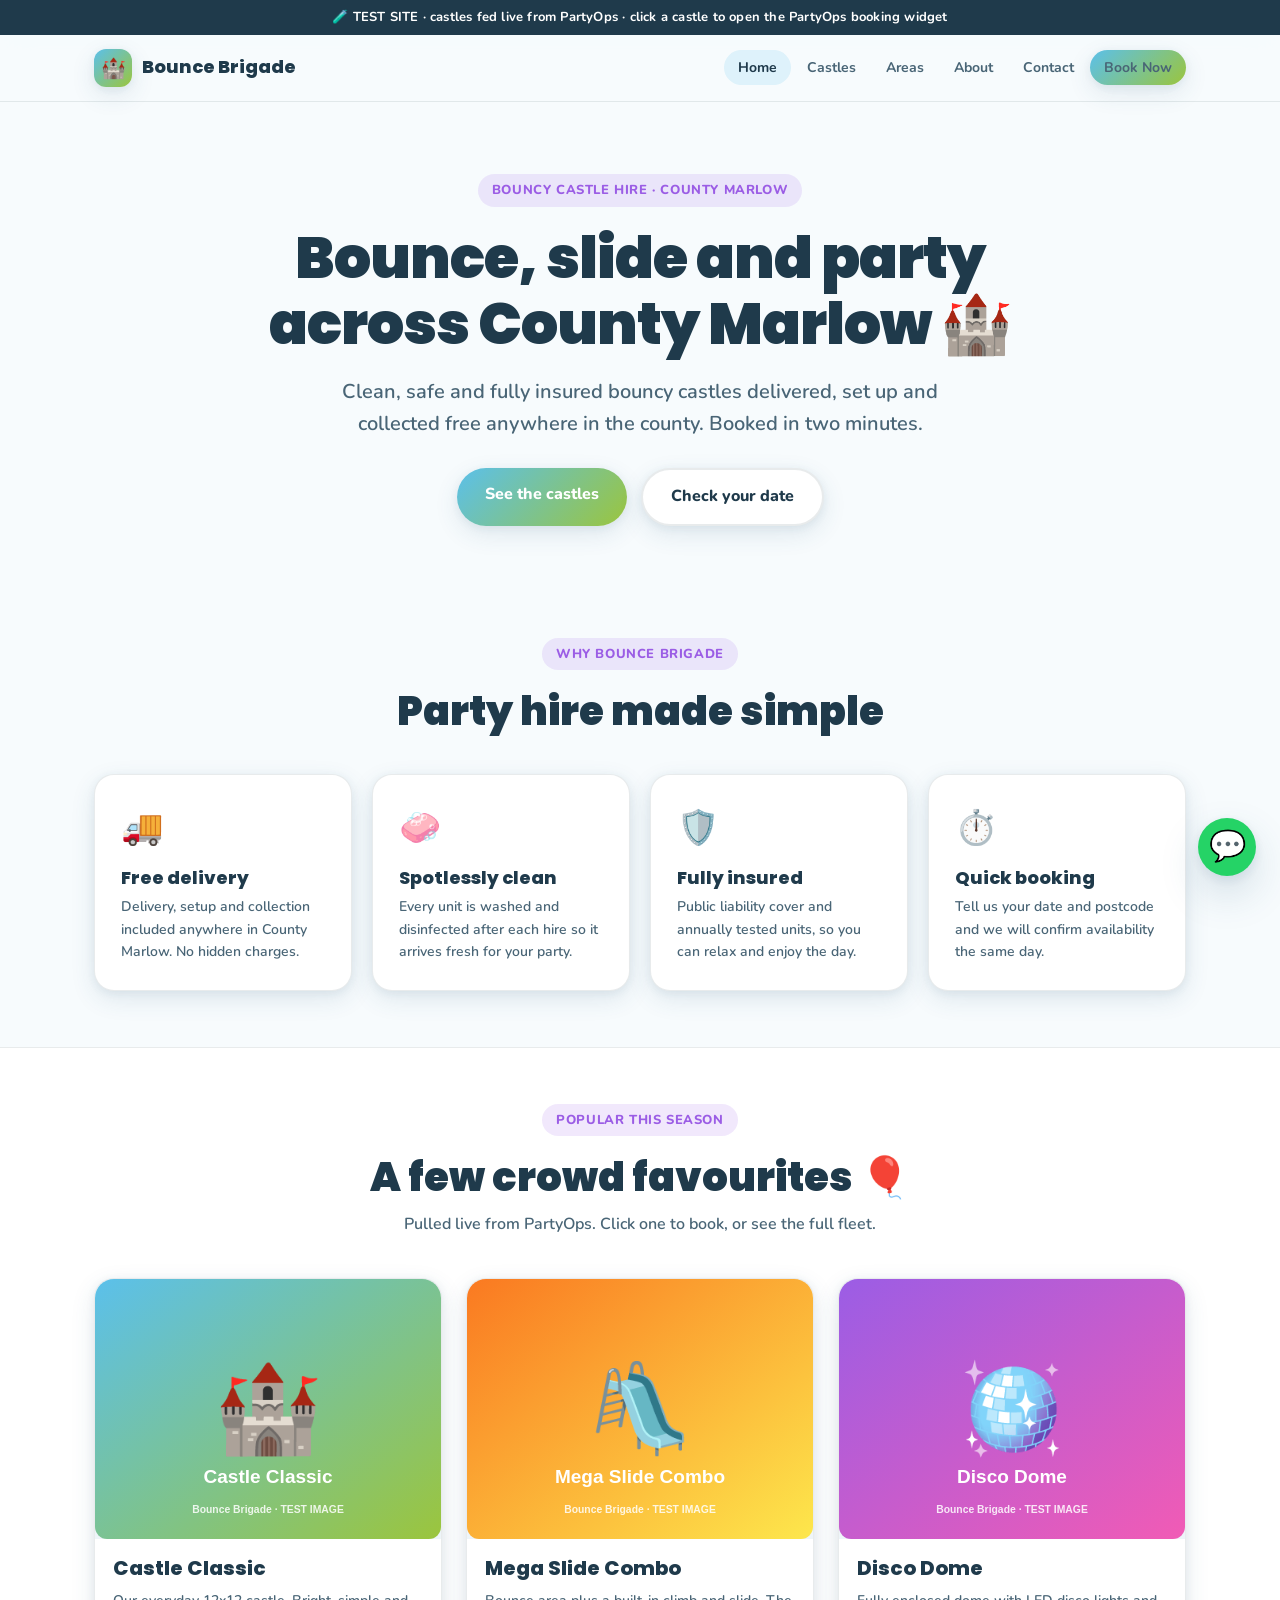
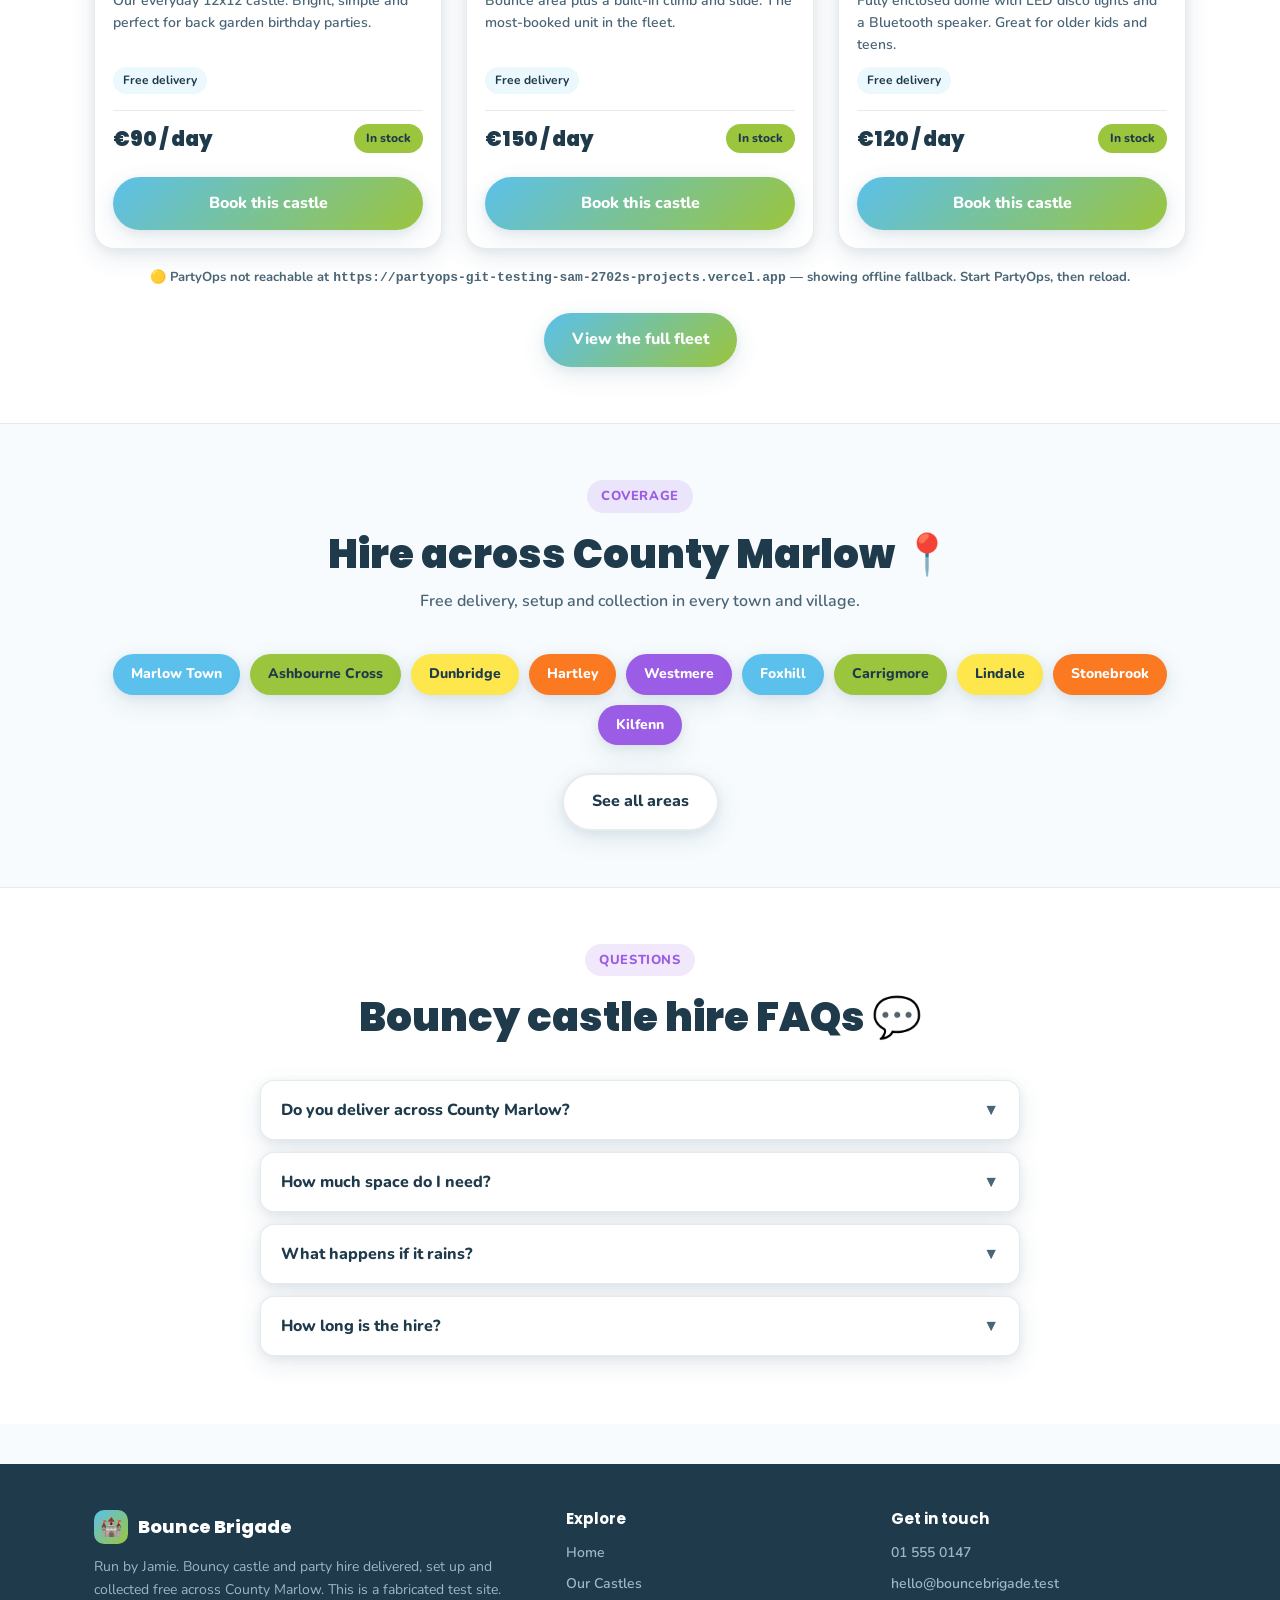
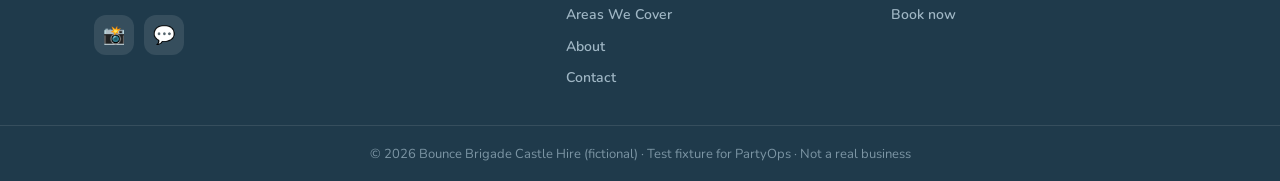
<file: index.html>
<!DOCTYPE html>
<html lang="en">
<head>
<meta charset="UTF-8"/>
<meta name="viewport" content="width=device-width, initial-scale=1.0"/>
<title>Bounce Brigade Castle Hire | Bouncy Castle Hire in County Marlow (TEST)</title>
<meta name="description" content="Bounce Brigade hires bouncy castles, combo units, soft play and obstacle courses across County Marlow. Free delivery and setup. Fabricated test site."/>
<meta name="robots" content="noindex, nofollow"/>
<meta name="author" content="Bounce Brigade Castle Hire"/>
<link rel="canonical" href="https://bouncebrigade.test/"/>
<meta property="og:title" content="Bounce Brigade Castle Hire | Bouncy Castle Hire in County Marlow"/>
<meta property="og:description" content="Bouncy castles and party hire across County Marlow. Free delivery and setup."/>
<meta property="og:type" content="website"/>
<meta property="og:url" content="https://bouncebrigade.test/"/>
<link rel="icon" href="data:image/svg+xml,<svg xmlns=%22http://www.w3.org/2000/svg%22 viewBox=%220 0 100 100%22><text y=%22.9em%22 font-size=%2290%22>🏰</text></svg>"/>
<link rel="preconnect" href="https://fonts.googleapis.com"/>
<link rel="preconnect" href="https://fonts.gstatic.com" crossorigin/>
<link href="https://fonts.googleapis.com/css2?family=Nunito:wght@400;600;700;800;900&family=Poppins:wght@800;900&display=swap" rel="stylesheet"/>
<link rel="stylesheet" href="styles.css"/>
<script type="application/ld+json">
{
  "@context":"https://schema.org",
  "@type":"EntertainmentBusiness",
  "name":"Bounce Brigade Castle Hire",
  "image":"https://bouncebrigade.test/images/mega-slide-combo.svg",
  "url":"https://bouncebrigade.test",
  "telephone":"+353-1-555-0147",
  "email":"hello@bouncebrigade.test",
  "priceRange":"€€",
  "areaServed":"County Marlow",
  "address":{"@type":"PostalAddress","addressRegion":"County Marlow","addressCountry":"IE"},
  "sameAs":["https://instagram.com/bouncebrigade.test"]
}
</script>
</head>
<body>
<div class="testbar">🧪 TEST SITE · castles fed live from PartyOps · click a castle to open the PartyOps booking widget</div>
<nav>
  <div class="nav-inner">
    <a class="nav-logo" href="index.html"><span class="nav-logo-badge">🏰</span>Bounce Brigade</a>
    <ul class="nav-links">
      <li><a href="index.html" class="active">Home</a></li>
      <li><a href="castles.html">Castles</a></li>
      <li><a href="areas.html">Areas</a></li>
      <li><a href="about.html">About</a></li>
      <li><a href="contact.html">Contact</a></li>
      <li><a class="nav-cta" href="contact.html">Book Now</a></li>
    </ul>
    <button class="hamburger" onclick="toggleMenu(this)" aria-label="Menu"><span></span><span></span><span></span></button>
  </div>
</nav>

<header class="hero">
  <div class="wrap">
    <span class="eyebrow">Bouncy Castle Hire · County Marlow</span>
    <h1>Bounce, slide and party<br/>across County Marlow 🏰</h1>
    <p class="lead">Clean, safe and fully insured bouncy castles delivered, set up and collected free anywhere in the county. Booked in two minutes.</p>
    <div class="btn-row">
      <a class="btn" href="castles.html">See the castles</a>
      <a class="btn alt" href="contact.html">Check your date</a>
    </div>
  </div>
</header>

<section class="block">
  <div class="wrap">
    <div class="section-header"><span class="eyebrow">Why Bounce Brigade</span><h2>Party hire made simple</h2></div>
    <div class="feature-grid">
      <div class="feature"><div class="ico">🚚</div><h3>Free delivery</h3><p>Delivery, setup and collection included anywhere in County Marlow. No hidden charges.</p></div>
      <div class="feature"><div class="ico">🧼</div><h3>Spotlessly clean</h3><p>Every unit is washed and disinfected after each hire so it arrives fresh for your party.</p></div>
      <div class="feature"><div class="ico">🛡️</div><h3>Fully insured</h3><p>Public liability cover and annually tested units, so you can relax and enjoy the day.</p></div>
      <div class="feature"><div class="ico">⏱️</div><h3>Quick booking</h3><p>Tell us your date and postcode and we will confirm availability the same day.</p></div>
    </div>
  </div>
</section>

<section class="block" style="background:#fff;border-top:1px solid var(--line);border-bottom:1px solid var(--line)">
  <div class="wrap">
    <div class="section-header"><span class="eyebrow">Popular this season</span><h2>A few crowd favourites 🎈</h2><p>Pulled live from PartyOps. Click one to book, or see the full fleet.</p></div>
    <div class="castle-grid" data-partyops-grid data-limit="3"></div>
    <p id="po-status" style="text-align:center;font-size:13px;font-weight:700;color:var(--mid);margin-top:18px"></p>
    <div style="text-align:center;margin-top:24px"><a class="btn" href="castles.html">View the full fleet</a></div>
  </div>
</section>

<section class="block">
  <div class="wrap">
    <div class="section-header"><span class="eyebrow">Coverage</span><h2>Hire across County Marlow 📍</h2><p>Free delivery, setup and collection in every town and village.</p></div>
    <div class="pill-wrap">
      <div class="pill" style="background:var(--blue);color:#fff">Marlow Town</div>
      <div class="pill" style="background:var(--green)">Ashbourne Cross</div>
      <div class="pill" style="background:var(--yellow)">Dunbridge</div>
      <div class="pill" style="background:var(--coral);color:#fff">Hartley</div>
      <div class="pill" style="background:var(--purple);color:#fff">Westmere</div>
      <div class="pill" style="background:var(--blue);color:#fff">Foxhill</div>
      <div class="pill" style="background:var(--green)">Carrigmore</div>
      <div class="pill" style="background:var(--yellow)">Lindale</div>
      <div class="pill" style="background:var(--coral);color:#fff">Stonebrook</div>
      <div class="pill" style="background:var(--purple);color:#fff">Kilfenn</div>
    </div>
    <div style="text-align:center;margin-top:28px"><a class="btn alt" href="areas.html">See all areas</a></div>
  </div>
</section>

<section class="block" style="background:#fff;border-top:1px solid var(--line)">
  <div class="wrap">
    <div class="section-header"><span class="eyebrow">Questions</span><h2>Bouncy castle hire FAQs 💬</h2></div>
    <div style="max-width:760px;margin:0 auto">
      <div class="faq-item"><button class="faq-q" onclick="toggleFaq(this)">Do you deliver across County Marlow?<span class="faq-arr">▼</span></button><div class="faq-a">Yes. We deliver, set up and collect across the whole county, free of charge. If you are just outside, give Jamie a ring and we will sort it.</div></div>
      <div class="faq-item"><button class="faq-q" onclick="toggleFaq(this)">How much space do I need?<span class="faq-arr">▼</span></button><div class="faq-a">Most castles need a flat area of at least 14ft x 14ft. Each unit lists its space requirement, and we confirm measurements when you book.</div></div>
      <div class="faq-item"><button class="faq-q" onclick="toggleFaq(this)">What happens if it rains?<span class="faq-arr">▼</span></button><div class="faq-a">Light rain is usually fine. For heavy rain or high winds we may reschedule for safety, and we will always call you well in advance.</div></div>
      <div class="faq-item"><button class="faq-q" onclick="toggleFaq(this)">How long is the hire?<span class="faq-arr">▼</span></button><div class="faq-a">Standard hire is a full day. Weekend and multi-day rates are available, just ask when you enquire.</div></div>
    </div>
  </div>
</section>

<footer>
  <div class="footer-inner">
    <div>
      <div class="footer-logo"><span class="footer-logo-badge">🏰</span>Bounce Brigade</div>
      <p>Run by Jamie. Bouncy castle and party hire delivered, set up and collected free across County Marlow. This is a fabricated test site.</p>
      <div class="social-row"><a class="social-btn" href="https://instagram.com/bouncebrigade.test" aria-label="Instagram">📸</a><a class="social-btn" href="https://wa.me/35315550147" aria-label="WhatsApp">💬</a></div>
    </div>
    <div class="footer-col"><h4>Explore</h4><a href="index.html">Home</a><a href="castles.html">Our Castles</a><a href="areas.html">Areas We Cover</a><a href="about.html">About</a><a href="contact.html">Contact</a></div>
    <div class="footer-col"><h4>Get in touch</h4><a href="tel:+35315550147">01 555 0147</a><a href="mailto:hello@bouncebrigade.test">hello@bouncebrigade.test</a><a href="contact.html">Book now</a></div>
  </div>
  <div class="footer-bottom">© 2026 Bounce Brigade Castle Hire (fictional) · Test fixture for PartyOps · Not a real business</div>
</footer>

<a class="wa-float" href="https://wa.me/35315550147" aria-label="WhatsApp">💬</a>
<script src="partyops-config.js"></script>
<script src="partyops.js"></script>
<script src="app.js"></script>
</body>
</html>
</file>
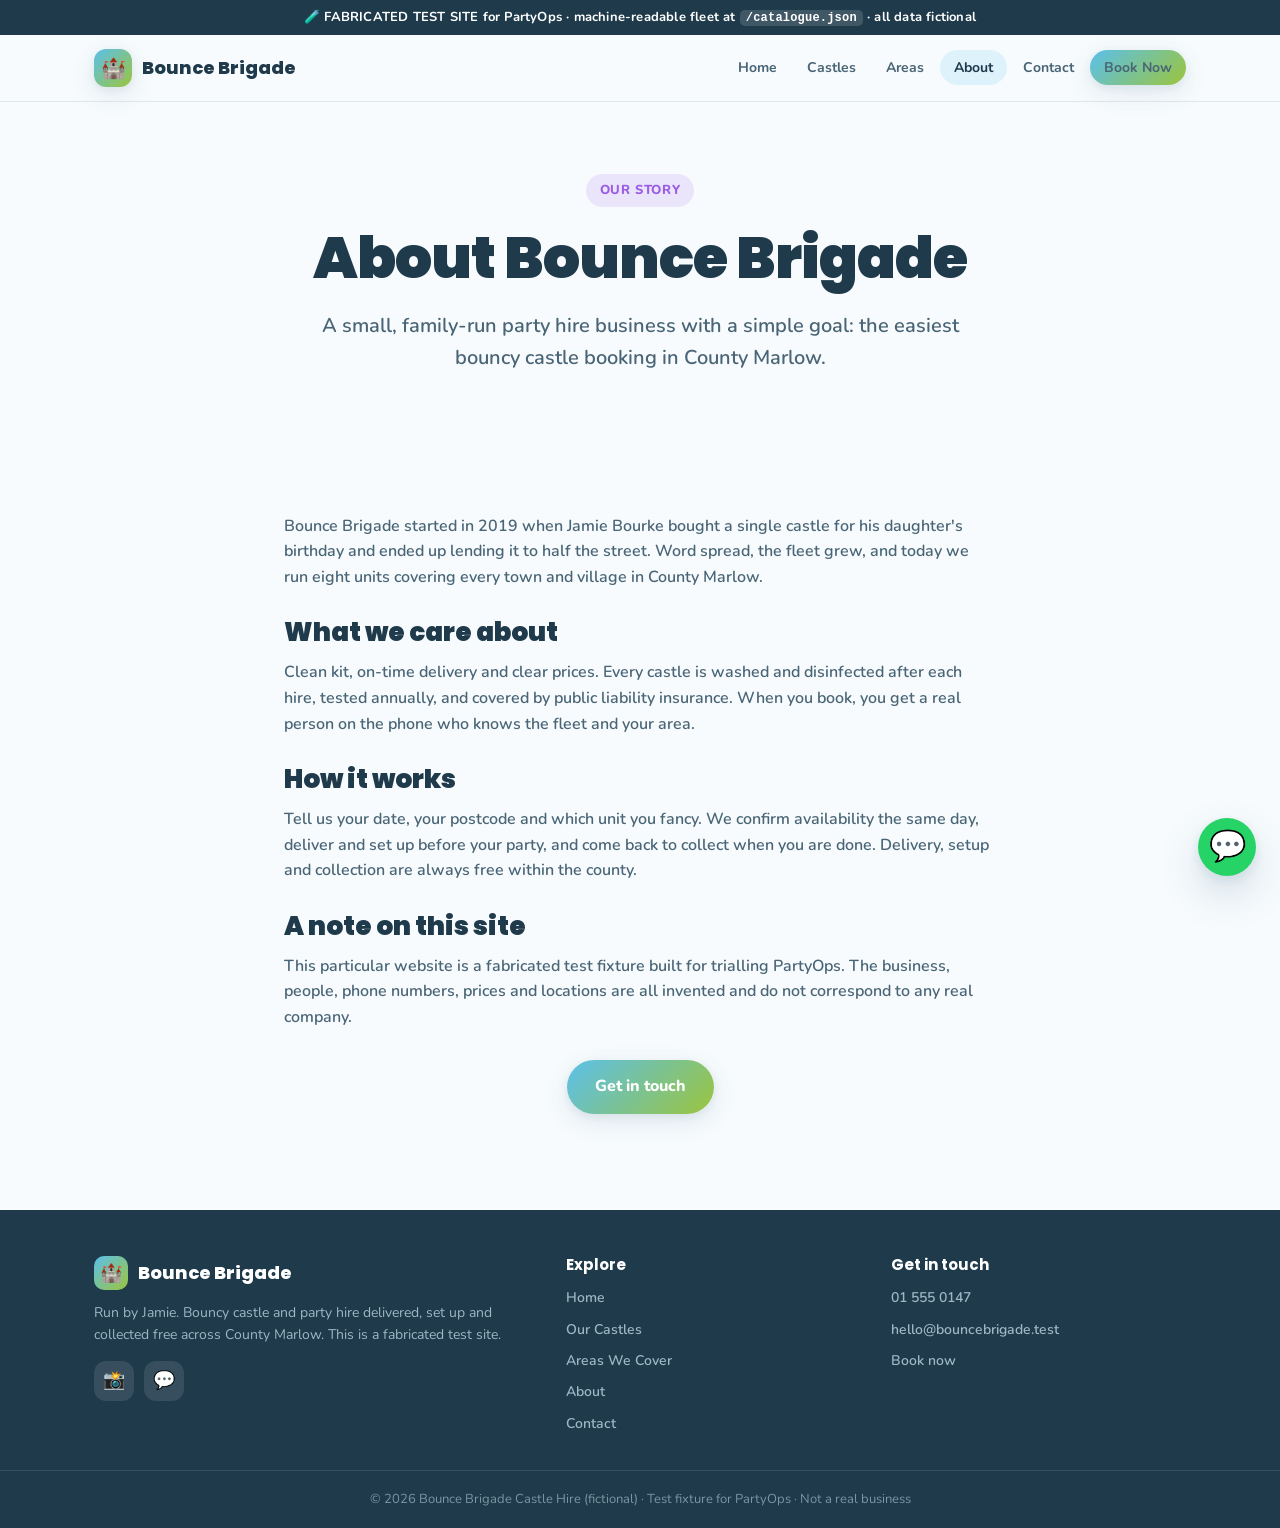
<file: about.html>
<!DOCTYPE html>
<html lang="en">
<head>
<meta charset="UTF-8"/>
<meta name="viewport" content="width=device-width, initial-scale=1.0"/>
<title>About Bounce Brigade | Bouncy Castle Hire County Marlow (TEST)</title>
<meta name="description" content="Bounce Brigade is a family-run bouncy castle and party hire business covering County Marlow, run by Jamie Bourke. Fabricated test site."/>
<meta name="robots" content="noindex, nofollow"/>
<link rel="canonical" href="https://bouncebrigade.test/about"/>
<link rel="icon" href="data:image/svg+xml,<svg xmlns=%22http://www.w3.org/2000/svg%22 viewBox=%220 0 100 100%22><text y=%22.9em%22 font-size=%2290%22>🏰</text></svg>"/>
<link rel="preconnect" href="https://fonts.googleapis.com"/>
<link rel="preconnect" href="https://fonts.gstatic.com" crossorigin/>
<link href="https://fonts.googleapis.com/css2?family=Nunito:wght@400;600;700;800;900&family=Poppins:wght@800;900&display=swap" rel="stylesheet"/>
<link rel="stylesheet" href="styles.css"/>
</head>
<body>
<div class="testbar">🧪 FABRICATED TEST SITE for PartyOps · machine-readable fleet at <code>/catalogue.json</code> · all data fictional</div>
<nav>
  <div class="nav-inner">
    <a class="nav-logo" href="index.html"><span class="nav-logo-badge">🏰</span>Bounce Brigade</a>
    <ul class="nav-links">
      <li><a href="index.html">Home</a></li>
      <li><a href="castles.html">Castles</a></li>
      <li><a href="areas.html">Areas</a></li>
      <li><a href="about.html" class="active">About</a></li>
      <li><a href="contact.html">Contact</a></li>
      <li><a class="nav-cta" href="contact.html">Book Now</a></li>
    </ul>
    <button class="hamburger" onclick="toggleMenu(this)" aria-label="Menu"><span></span><span></span><span></span></button>
  </div>
</nav>

<header class="hero">
  <div class="wrap">
    <span class="eyebrow">Our Story</span>
    <h1>About Bounce Brigade</h1>
    <p class="lead">A small, family-run party hire business with a simple goal: the easiest bouncy castle booking in County Marlow.</p>
  </div>
</header>

<section class="block">
  <div class="wrap prose">
    <p>Bounce Brigade started in 2019 when Jamie Bourke bought a single castle for his daughter's birthday and ended up lending it to half the street. Word spread, the fleet grew, and today we run eight units covering every town and village in County Marlow.</p>
    <h2>What we care about</h2>
    <p>Clean kit, on-time delivery and clear prices. Every castle is washed and disinfected after each hire, tested annually, and covered by public liability insurance. When you book, you get a real person on the phone who knows the fleet and your area.</p>
    <h2>How it works</h2>
    <p>Tell us your date, your postcode and which unit you fancy. We confirm availability the same day, deliver and set up before your party, and come back to collect when you are done. Delivery, setup and collection are always free within the county.</p>
    <h2>A note on this site</h2>
    <p>This particular website is a fabricated test fixture built for trialling PartyOps. The business, people, phone numbers, prices and locations are all invented and do not correspond to any real company.</p>
    <div style="text-align:center;margin-top:30px"><a class="btn" href="contact.html">Get in touch</a></div>
  </div>
</section>

<footer>
  <div class="footer-inner">
    <div>
      <div class="footer-logo"><span class="footer-logo-badge">🏰</span>Bounce Brigade</div>
      <p>Run by Jamie. Bouncy castle and party hire delivered, set up and collected free across County Marlow. This is a fabricated test site.</p>
      <div class="social-row"><a class="social-btn" href="https://instagram.com/bouncebrigade.test" aria-label="Instagram">📸</a><a class="social-btn" href="https://wa.me/35315550147" aria-label="WhatsApp">💬</a></div>
    </div>
    <div class="footer-col"><h4>Explore</h4><a href="index.html">Home</a><a href="castles.html">Our Castles</a><a href="areas.html">Areas We Cover</a><a href="about.html">About</a><a href="contact.html">Contact</a></div>
    <div class="footer-col"><h4>Get in touch</h4><a href="tel:+35315550147">01 555 0147</a><a href="mailto:hello@bouncebrigade.test">hello@bouncebrigade.test</a><a href="contact.html">Book now</a></div>
  </div>
  <div class="footer-bottom">© 2026 Bounce Brigade Castle Hire (fictional) · Test fixture for PartyOps · Not a real business</div>
</footer>
<a class="wa-float" href="https://wa.me/35315550147" aria-label="WhatsApp">💬</a>
<script src="app.js"></script>
</body>
</html>
</file>
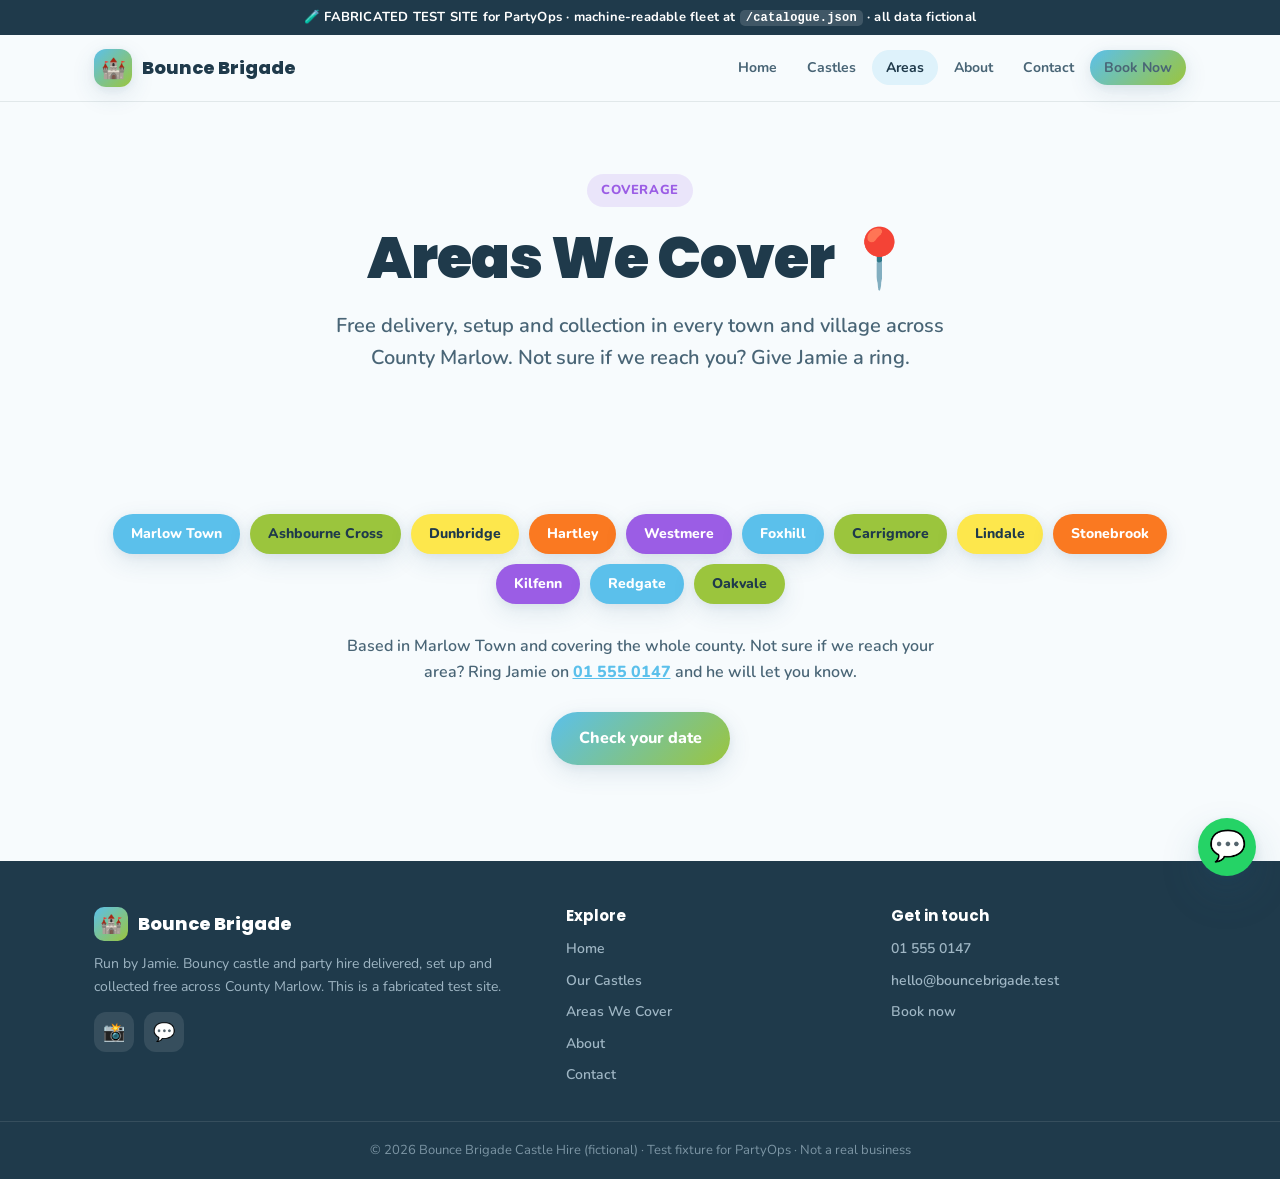
<file: areas.html>
<!DOCTYPE html>
<html lang="en">
<head>
<meta charset="UTF-8"/>
<meta name="viewport" content="width=device-width, initial-scale=1.0"/>
<title>Areas We Cover | Bounce Brigade Castle Hire (TEST)</title>
<meta name="description" content="Bounce Brigade delivers bouncy castles free across every town in County Marlow including Marlow Town, Ashbourne Cross, Dunbridge and Hartley. Fabricated test site."/>
<meta name="robots" content="noindex, nofollow"/>
<link rel="canonical" href="https://bouncebrigade.test/areas"/>
<link rel="icon" href="data:image/svg+xml,<svg xmlns=%22http://www.w3.org/2000/svg%22 viewBox=%220 0 100 100%22><text y=%22.9em%22 font-size=%2290%22>🏰</text></svg>"/>
<link rel="preconnect" href="https://fonts.googleapis.com"/>
<link rel="preconnect" href="https://fonts.gstatic.com" crossorigin/>
<link href="https://fonts.googleapis.com/css2?family=Nunito:wght@400;600;700;800;900&family=Poppins:wght@800;900&display=swap" rel="stylesheet"/>
<link rel="stylesheet" href="styles.css"/>
</head>
<body>
<div class="testbar">🧪 FABRICATED TEST SITE for PartyOps · machine-readable fleet at <code>/catalogue.json</code> · all data fictional</div>
<nav>
  <div class="nav-inner">
    <a class="nav-logo" href="index.html"><span class="nav-logo-badge">🏰</span>Bounce Brigade</a>
    <ul class="nav-links">
      <li><a href="index.html">Home</a></li>
      <li><a href="castles.html">Castles</a></li>
      <li><a href="areas.html" class="active">Areas</a></li>
      <li><a href="about.html">About</a></li>
      <li><a href="contact.html">Contact</a></li>
      <li><a class="nav-cta" href="contact.html">Book Now</a></li>
    </ul>
    <button class="hamburger" onclick="toggleMenu(this)" aria-label="Menu"><span></span><span></span><span></span></button>
  </div>
</nav>

<header class="hero">
  <div class="wrap">
    <span class="eyebrow">Coverage</span>
    <h1>Areas We Cover 📍</h1>
    <p class="lead">Free delivery, setup and collection in every town and village across County Marlow. Not sure if we reach you? Give Jamie a ring.</p>
  </div>
</header>

<section class="block">
  <div class="wrap">
    <div class="pill-wrap">
      <a href="marlow-town.html" style="text-decoration:none"><div class="pill" style="background:var(--blue);color:#fff">Marlow Town</div></a>
      <a href="ashbourne-cross.html" style="text-decoration:none"><div class="pill" style="background:var(--green)">Ashbourne Cross</div></a>
      <a href="dunbridge.html" style="text-decoration:none"><div class="pill" style="background:var(--yellow)">Dunbridge</div></a>
      <div class="pill" style="background:var(--coral);color:#fff">Hartley</div>
      <div class="pill" style="background:var(--purple);color:#fff">Westmere</div>
      <div class="pill" style="background:var(--blue);color:#fff">Foxhill</div>
      <div class="pill" style="background:var(--green)">Carrigmore</div>
      <div class="pill" style="background:var(--yellow)">Lindale</div>
      <div class="pill" style="background:var(--coral);color:#fff">Stonebrook</div>
      <div class="pill" style="background:var(--purple);color:#fff">Kilfenn</div>
      <div class="pill" style="background:var(--blue);color:#fff">Redgate</div>
      <div class="pill" style="background:var(--green)">Oakvale</div>
    </div>
    <p style="text-align:center;max-width:620px;margin:30px auto 0;font-weight:600;color:var(--mid)">Based in Marlow Town and covering the whole county. Not sure if we reach your area? Ring Jamie on <a href="tel:+35315550147" style="color:var(--blue);font-weight:800">01 555 0147</a> and he will let you know.</p>
    <div style="text-align:center;margin-top:26px"><a class="btn" href="contact.html">Check your date</a></div>
  </div>
</section>

<footer>
  <div class="footer-inner">
    <div>
      <div class="footer-logo"><span class="footer-logo-badge">🏰</span>Bounce Brigade</div>
      <p>Run by Jamie. Bouncy castle and party hire delivered, set up and collected free across County Marlow. This is a fabricated test site.</p>
      <div class="social-row"><a class="social-btn" href="https://instagram.com/bouncebrigade.test" aria-label="Instagram">📸</a><a class="social-btn" href="https://wa.me/35315550147" aria-label="WhatsApp">💬</a></div>
    </div>
    <div class="footer-col"><h4>Explore</h4><a href="index.html">Home</a><a href="castles.html">Our Castles</a><a href="areas.html">Areas We Cover</a><a href="about.html">About</a><a href="contact.html">Contact</a></div>
    <div class="footer-col"><h4>Get in touch</h4><a href="tel:+35315550147">01 555 0147</a><a href="mailto:hello@bouncebrigade.test">hello@bouncebrigade.test</a><a href="contact.html">Book now</a></div>
  </div>
  <div class="footer-bottom">© 2026 Bounce Brigade Castle Hire (fictional) · Test fixture for PartyOps · Not a real business</div>
</footer>
<a class="wa-float" href="https://wa.me/35315550147" aria-label="WhatsApp">💬</a>
<script src="app.js"></script>
</body>
</html>
</file>
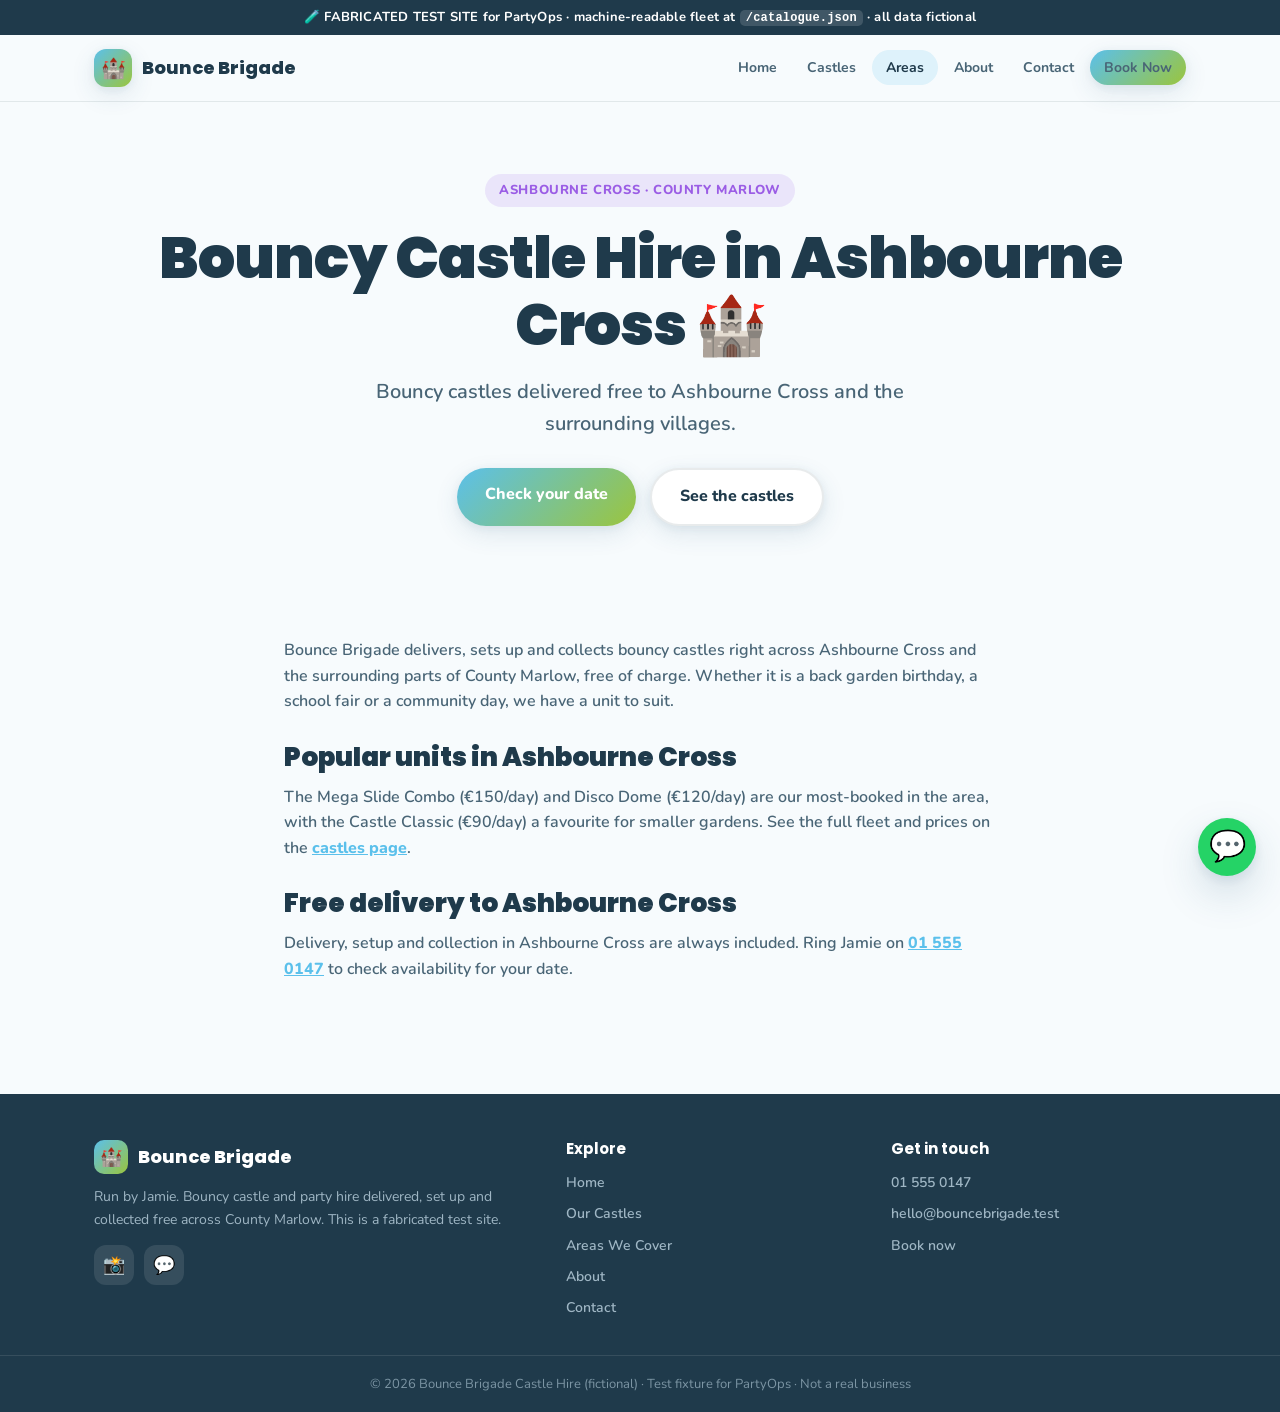
<file: ashbourne-cross.html>
<!DOCTYPE html>
<html lang="en">
<head>
<meta charset="UTF-8"/>
<meta name="viewport" content="width=device-width, initial-scale=1.0"/>
<title>Bouncy Castle Hire in Ashbourne Cross | Bounce Brigade (TEST)</title>
<meta name="description" content="Bouncy castle hire in Ashbourne Cross with free delivery, setup and collection from Bounce Brigade. Fabricated test site."/>
<meta name="robots" content="noindex, nofollow"/>
<link rel="canonical" href="https://bouncebrigade.test/ashbourne-cross"/>
<link rel="icon" href="data:image/svg+xml,<svg xmlns=%22http://www.w3.org/2000/svg%22 viewBox=%220 0 100 100%22><text y=%22.9em%22 font-size=%2290%22>🏰</text></svg>"/>
<link rel="preconnect" href="https://fonts.googleapis.com"/>
<link rel="preconnect" href="https://fonts.gstatic.com" crossorigin/>
<link href="https://fonts.googleapis.com/css2?family=Nunito:wght@400;600;700;800;900&family=Poppins:wght@800;900&display=swap" rel="stylesheet"/>
<link rel="stylesheet" href="styles.css"/>
<script type="application/ld+json">
{"@context":"https://schema.org","@type":"Service","serviceType":"Bouncy castle hire","areaServed":{"@type":"Place","name":"Ashbourne Cross, County Marlow"},"provider":{"@type":"EntertainmentBusiness","name":"Bounce Brigade Castle Hire","telephone":"+353-1-555-0147"}}
</script>
</head>
<body>
<div class="testbar">🧪 FABRICATED TEST SITE for PartyOps · machine-readable fleet at <code>/catalogue.json</code> · all data fictional</div>
<nav>
  <div class="nav-inner">
    <a class="nav-logo" href="index.html"><span class="nav-logo-badge">🏰</span>Bounce Brigade</a>
    <ul class="nav-links">
      <li><a href="index.html">Home</a></li>
      <li><a href="castles.html">Castles</a></li>
      <li><a href="areas.html" class="active">Areas</a></li>
      <li><a href="about.html">About</a></li>
      <li><a href="contact.html">Contact</a></li>
      <li><a class="nav-cta" href="contact.html">Book Now</a></li>
    </ul>
    <button class="hamburger" onclick="toggleMenu(this)" aria-label="Menu"><span></span><span></span><span></span></button>
  </div>
</nav>
<header class="hero">
  <div class="wrap">
    <span class="eyebrow">Ashbourne Cross · County Marlow</span>
    <h1>Bouncy Castle Hire in Ashbourne Cross 🏰</h1>
    <p class="lead">Bouncy castles delivered free to Ashbourne Cross and the surrounding villages.</p>
    <div class="btn-row"><a class="btn" href="contact.html">Check your date</a><a class="btn alt" href="castles.html">See the castles</a></div>
  </div>
</header>
<section class="block">
  <div class="wrap prose">
    <p>Bounce Brigade delivers, sets up and collects bouncy castles right across Ashbourne Cross and the surrounding parts of County Marlow, free of charge. Whether it is a back garden birthday, a school fair or a community day, we have a unit to suit.</p>
    <h2>Popular units in Ashbourne Cross</h2>
    <p>The Mega Slide Combo (€150/day) and Disco Dome (€120/day) are our most-booked in the area, with the Castle Classic (€90/day) a favourite for smaller gardens. See the full fleet and prices on the <a href="castles.html" style="color:var(--blue);font-weight:800">castles page</a>.</p>
    <h2>Free delivery to Ashbourne Cross</h2>
    <p>Delivery, setup and collection in Ashbourne Cross are always included. Ring Jamie on <a href="tel:+35315550147" style="color:var(--blue);font-weight:800">01 555 0147</a> to check availability for your date.</p>
  </div>
</section>
<footer>
  <div class="footer-inner">
    <div>
      <div class="footer-logo"><span class="footer-logo-badge">🏰</span>Bounce Brigade</div>
      <p>Run by Jamie. Bouncy castle and party hire delivered, set up and collected free across County Marlow. This is a fabricated test site.</p>
      <div class="social-row"><a class="social-btn" href="https://instagram.com/bouncebrigade.test" aria-label="Instagram">📸</a><a class="social-btn" href="https://wa.me/35315550147" aria-label="WhatsApp">💬</a></div>
    </div>
    <div class="footer-col"><h4>Explore</h4><a href="index.html">Home</a><a href="castles.html">Our Castles</a><a href="areas.html">Areas We Cover</a><a href="about.html">About</a><a href="contact.html">Contact</a></div>
    <div class="footer-col"><h4>Get in touch</h4><a href="tel:+35315550147">01 555 0147</a><a href="mailto:hello@bouncebrigade.test">hello@bouncebrigade.test</a><a href="contact.html">Book now</a></div>
  </div>
  <div class="footer-bottom">© 2026 Bounce Brigade Castle Hire (fictional) · Test fixture for PartyOps · Not a real business</div>
</footer>
<a class="wa-float" href="https://wa.me/35315550147" aria-label="WhatsApp">💬</a>
<script src="app.js"></script>
</body>
</html>
</file>
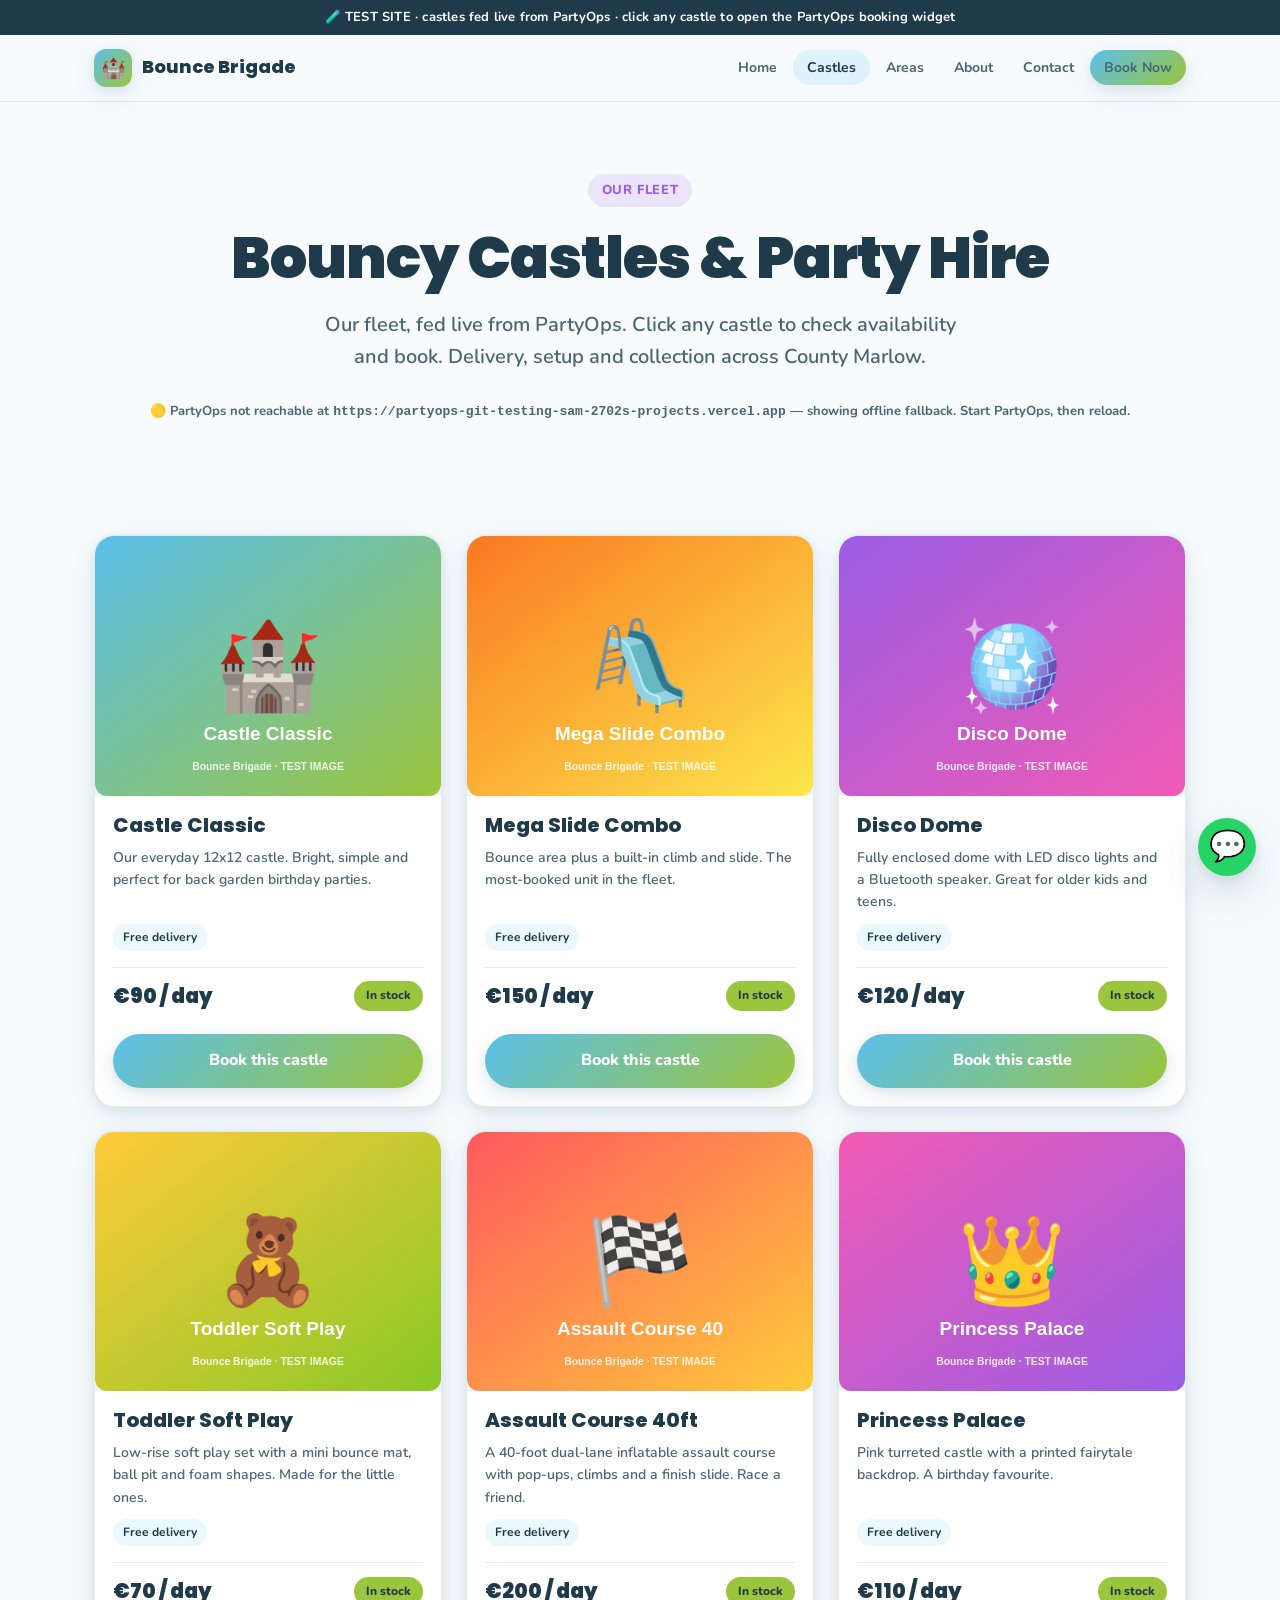
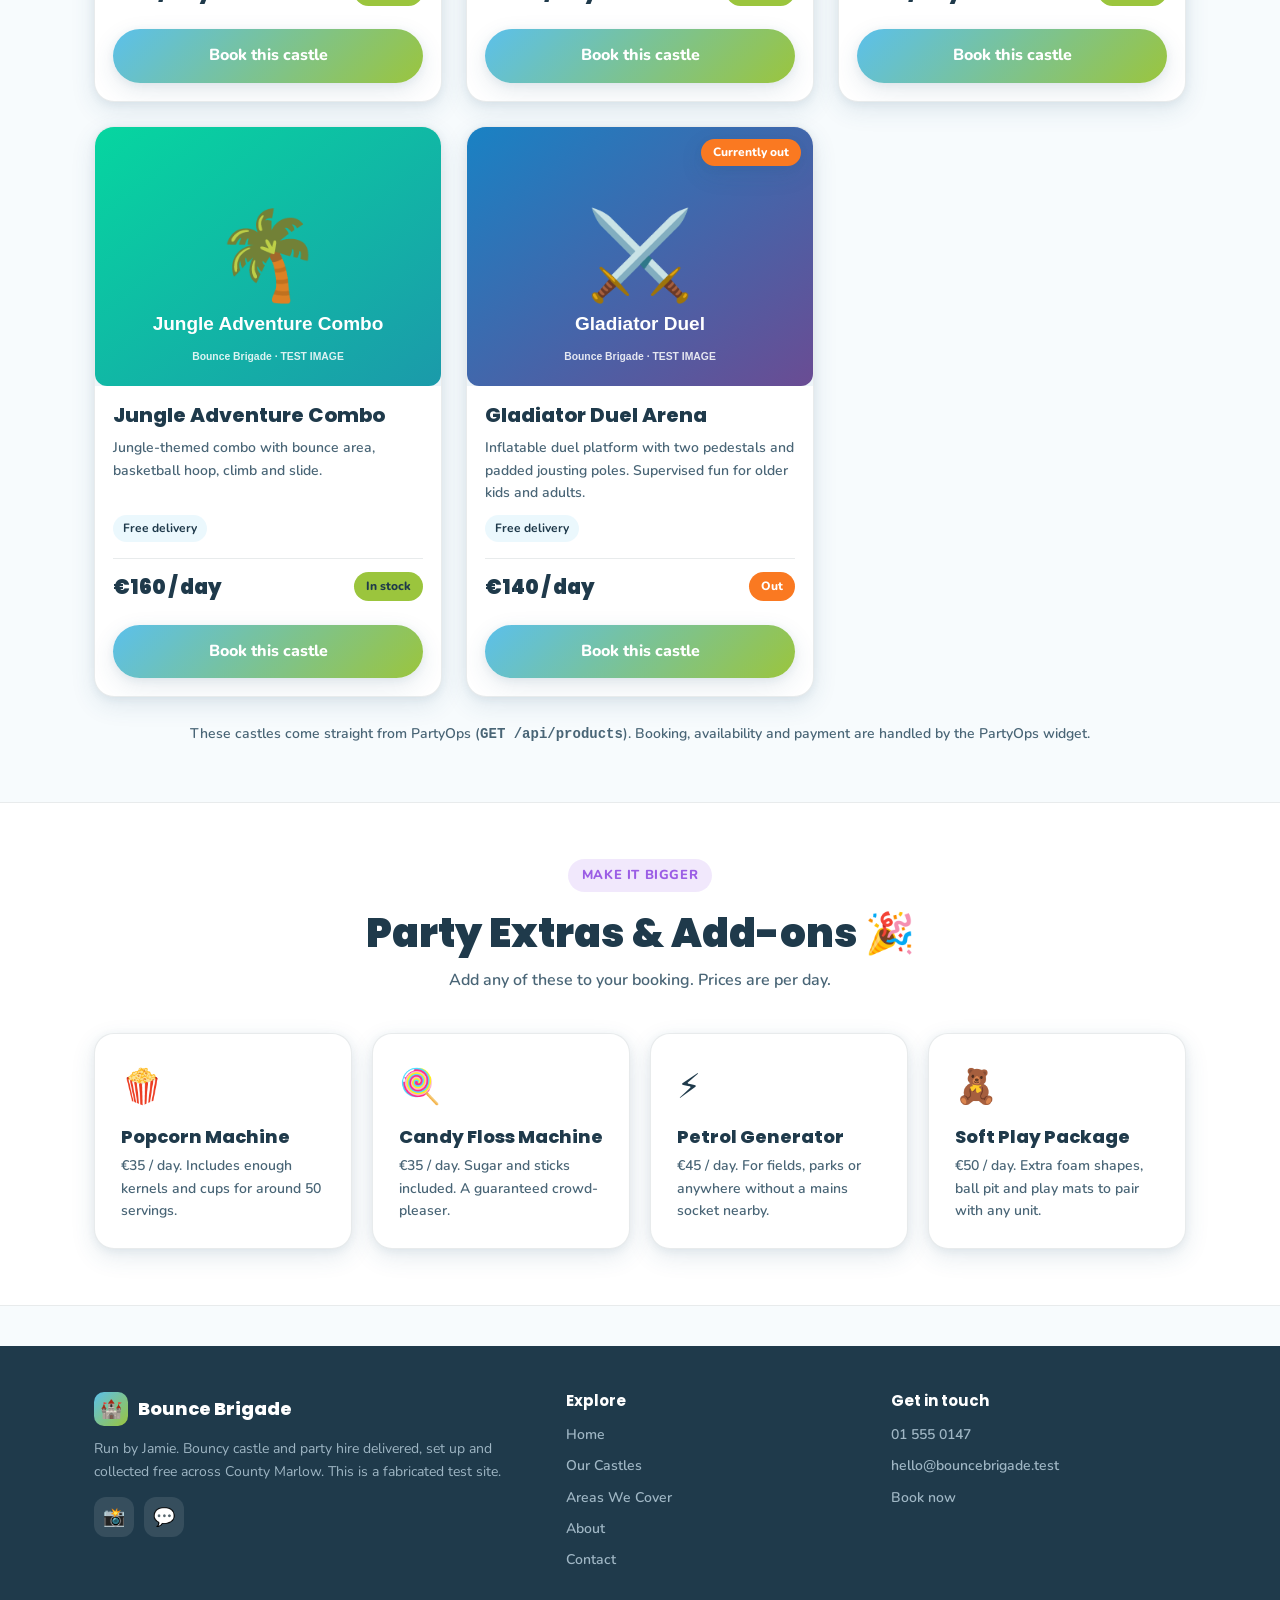
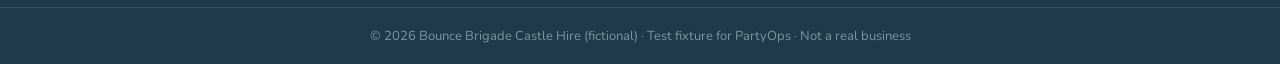
<file: castles.html>
<!DOCTYPE html>
<html lang="en">
<head>
<meta charset="UTF-8"/>
<meta name="viewport" content="width=device-width, initial-scale=1.0"/>
<title>Our Bouncy Castles | Bounce Brigade Castle Hire (TEST)</title>
<meta name="description" content="Browse the Bounce Brigade fleet: bouncy castles, combo units, soft play, obstacle courses and party extras for hire across County Marlow. Fabricated test site."/>
<meta name="robots" content="noindex, nofollow"/>
<meta name="author" content="Bounce Brigade Castle Hire"/>
<link rel="canonical" href="https://bouncebrigade.test/castles"/>
<meta property="og:title" content="Our Bouncy Castles | Bounce Brigade Castle Hire"/>
<meta property="og:description" content="Browse the Bounce Brigade fleet of bouncy castles and party hire across County Marlow."/>
<meta property="og:type" content="website"/>
<meta property="og:url" content="https://bouncebrigade.test/castles"/>
<link rel="icon" href="data:image/svg+xml,<svg xmlns=%22http://www.w3.org/2000/svg%22 viewBox=%220 0 100 100%22><text y=%22.9em%22 font-size=%2290%22>🏰</text></svg>"/>
<link rel="preconnect" href="https://fonts.googleapis.com"/>
<link rel="preconnect" href="https://fonts.gstatic.com" crossorigin/>
<link href="https://fonts.googleapis.com/css2?family=Nunito:wght@400;600;700;800;900&family=Poppins:wght@800;900&display=swap" rel="stylesheet"/>
<link rel="stylesheet" href="styles.css"/>
<script type="application/ld+json">
{
  "@context":"https://schema.org",
  "@type":"EntertainmentBusiness",
  "name":"Bounce Brigade Castle Hire",
  "url":"https://bouncebrigade.test",
  "telephone":"+353-1-555-0147",
  "email":"hello@bouncebrigade.test",
  "priceRange":"€€",
  "areaServed":"County Marlow",
  "address":{"@type":"PostalAddress","addressRegion":"County Marlow","addressCountry":"IE"}
}
</script>
<script type="application/ld+json">
{"@context":"https://schema.org","@type":"BreadcrumbList","itemListElement":[
  {"@type":"ListItem","position":1,"name":"Home","item":"https://bouncebrigade.test/"},
  {"@type":"ListItem","position":2,"name":"Our Castles","item":"https://bouncebrigade.test/castles"}
]}
</script>
</head>
<body>
<div class="testbar">🧪 TEST SITE · castles fed live from PartyOps · click any castle to open the PartyOps booking widget</div>
<nav>
  <div class="nav-inner">
    <a class="nav-logo" href="index.html"><span class="nav-logo-badge">🏰</span>Bounce Brigade</a>
    <ul class="nav-links">
      <li><a href="index.html">Home</a></li>
      <li><a href="castles.html" class="active">Castles</a></li>
      <li><a href="areas.html">Areas</a></li>
      <li><a href="about.html">About</a></li>
      <li><a href="contact.html">Contact</a></li>
      <li><a class="nav-cta" href="contact.html">Book Now</a></li>
    </ul>
    <button class="hamburger" onclick="toggleMenu(this)" aria-label="Menu"><span></span><span></span><span></span></button>
  </div>
</nav>

<header class="hero">
  <div class="wrap">
    <span class="eyebrow">Our Fleet</span>
    <h1>Bouncy Castles &amp; Party Hire</h1>
    <p class="lead">Our fleet, fed live from PartyOps. Click any castle to check availability and book. Delivery, setup and collection across County Marlow.</p>
    <p id="po-status" style="font-size:13px;font-weight:700;color:var(--mid);margin-top:6px"></p>
  </div>
</header>

<section class="block">
  <div class="wrap">
    <div class="castle-grid" id="castleGrid" data-partyops-grid></div>
    <p style="text-align:center;color:var(--mid);font-weight:600;margin-top:26px;font-size:14px">
      These castles come straight from PartyOps (<code>GET /api/products</code>). Booking, availability and payment are handled by the PartyOps widget.
    </p>
  </div>
</section>

<section class="block" style="background:#fff;border-top:1px solid var(--line);border-bottom:1px solid var(--line)">
  <div class="wrap">
    <div class="section-header"><span class="eyebrow">Make it bigger</span><h2>Party Extras &amp; Add-ons 🎉</h2><p>Add any of these to your booking. Prices are per day.</p></div>
    <div class="feature-grid">
      <div class="feature"><div class="ico">🍿</div><h3>Popcorn Machine</h3><p>€35 / day. Includes enough kernels and cups for around 50 servings.</p></div>
      <div class="feature"><div class="ico">🍭</div><h3>Candy Floss Machine</h3><p>€35 / day. Sugar and sticks included. A guaranteed crowd-pleaser.</p></div>
      <div class="feature"><div class="ico">⚡</div><h3>Petrol Generator</h3><p>€45 / day. For fields, parks or anywhere without a mains socket nearby.</p></div>
      <div class="feature"><div class="ico">🧸</div><h3>Soft Play Package</h3><p>€50 / day. Extra foam shapes, ball pit and play mats to pair with any unit.</p></div>
    </div>
  </div>
</section>

<footer>
  <div class="footer-inner">
    <div>
      <div class="footer-logo"><span class="footer-logo-badge">🏰</span>Bounce Brigade</div>
      <p>Run by Jamie. Bouncy castle and party hire delivered, set up and collected free across County Marlow. This is a fabricated test site.</p>
      <div class="social-row"><a class="social-btn" href="https://instagram.com/bouncebrigade.test" aria-label="Instagram">📸</a><a class="social-btn" href="https://wa.me/35315550147" aria-label="WhatsApp">💬</a></div>
    </div>
    <div class="footer-col"><h4>Explore</h4><a href="index.html">Home</a><a href="castles.html">Our Castles</a><a href="areas.html">Areas We Cover</a><a href="about.html">About</a><a href="contact.html">Contact</a></div>
    <div class="footer-col"><h4>Get in touch</h4><a href="tel:+35315550147">01 555 0147</a><a href="mailto:hello@bouncebrigade.test">hello@bouncebrigade.test</a><a href="contact.html">Book now</a></div>
  </div>
  <div class="footer-bottom">© 2026 Bounce Brigade Castle Hire (fictional) · Test fixture for PartyOps · Not a real business</div>
</footer>

<a class="wa-float" href="https://wa.me/35315550147" aria-label="WhatsApp">💬</a>
<script src="partyops-config.js"></script>
<script src="partyops.js"></script>
<script src="app.js"></script>
</body>
</html>
</file>
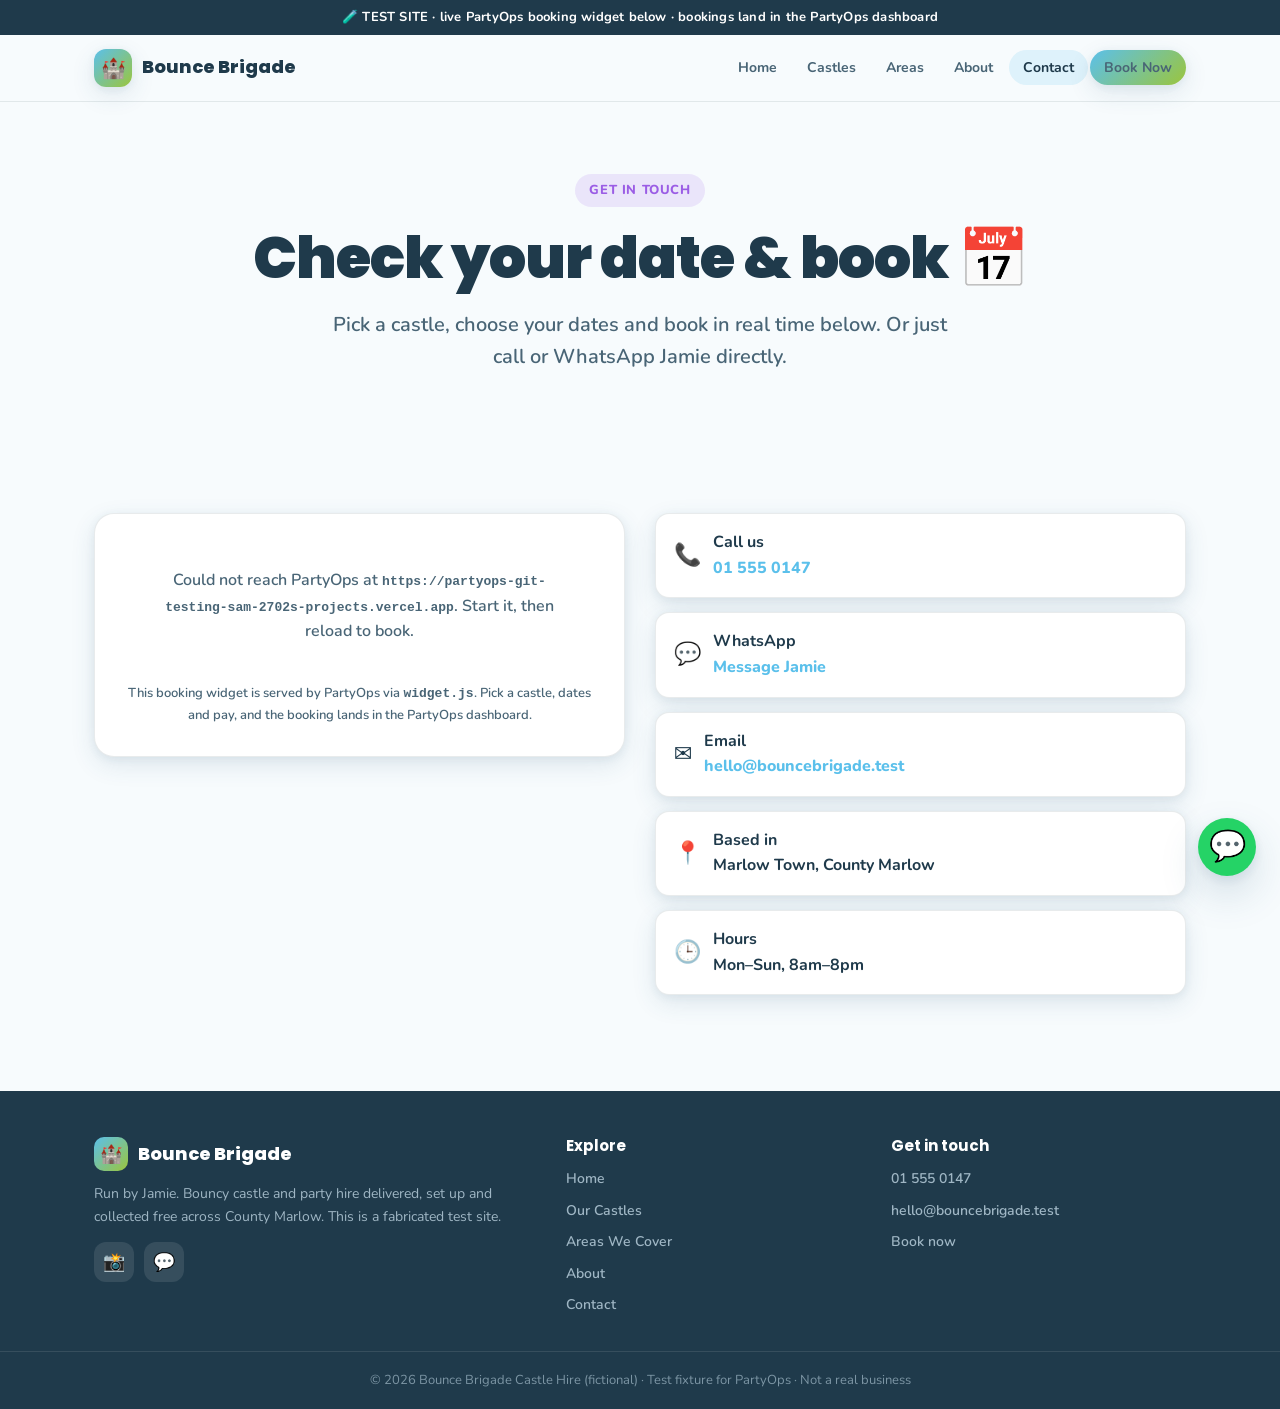
<file: contact.html>
<!DOCTYPE html>
<html lang="en">
<head>
<meta charset="UTF-8"/>
<meta name="viewport" content="width=device-width, initial-scale=1.0"/>
<title>Contact &amp; Book | Bounce Brigade Castle Hire (TEST)</title>
<meta name="description" content="Check availability and book a bouncy castle with Bounce Brigade across County Marlow. Call, WhatsApp or use the enquiry form. Fabricated test site."/>
<meta name="robots" content="noindex, nofollow"/>
<link rel="canonical" href="https://bouncebrigade.test/contact"/>
<link rel="icon" href="data:image/svg+xml,<svg xmlns=%22http://www.w3.org/2000/svg%22 viewBox=%220 0 100 100%22><text y=%22.9em%22 font-size=%2290%22>🏰</text></svg>"/>
<link rel="preconnect" href="https://fonts.googleapis.com"/>
<link rel="preconnect" href="https://fonts.gstatic.com" crossorigin/>
<link href="https://fonts.googleapis.com/css2?family=Nunito:wght@400;600;700;800;900&family=Poppins:wght@800;900&display=swap" rel="stylesheet"/>
<link rel="stylesheet" href="styles.css"/>
<script src="partyops-config.js"></script>
</head>
<body>
<div class="testbar">🧪 TEST SITE · live PartyOps booking widget below · bookings land in the PartyOps dashboard</div>
<nav>
  <div class="nav-inner">
    <a class="nav-logo" href="index.html"><span class="nav-logo-badge">🏰</span>Bounce Brigade</a>
    <ul class="nav-links">
      <li><a href="index.html">Home</a></li>
      <li><a href="castles.html">Castles</a></li>
      <li><a href="areas.html">Areas</a></li>
      <li><a href="about.html">About</a></li>
      <li><a href="contact.html" class="active">Contact</a></li>
      <li><a class="nav-cta" href="contact.html">Book Now</a></li>
    </ul>
    <button class="hamburger" onclick="toggleMenu(this)" aria-label="Menu"><span></span><span></span><span></span></button>
  </div>
</nav>

<header class="hero">
  <div class="wrap">
    <span class="eyebrow">Get in touch</span>
    <h1>Check your date &amp; book 📅</h1>
    <p class="lead">Pick a castle, choose your dates and book in real time below. Or just call or WhatsApp Jamie directly.</p>
  </div>
</header>

<section class="block">
  <div class="wrap">
    <div class="contact-grid">
      <div class="form-card">
        <div id="po-widget"></div>
        <p style="font-size:13px;color:var(--mid);font-weight:600;margin-top:14px;text-align:center">
          This booking widget is served by PartyOps via <code>widget.js</code>. Pick a castle, dates and pay, and the booking lands in the PartyOps dashboard.
        </p>
        <script>
          (function(){
            var cfg = window.PARTYOPS || {};
            if(!cfg.origin || !cfg.businessId){
              document.getElementById('po-widget').innerHTML =
                '<p style="padding:24px;text-align:center;color:var(--mid);font-weight:600">PartyOps is not configured. Set origin and businessId in partyops-config.js.</p>';
              return;
            }
            var s = document.createElement('script');
            s.src = cfg.origin.replace(/\/$/, '') + '/widget.js';
            s.setAttribute('data-business-id', cfg.businessId);
            s.setAttribute('data-target', '#po-widget');
            s.onerror = function(){
              document.getElementById('po-widget').innerHTML =
                '<p style="padding:24px;text-align:center;color:var(--mid);font-weight:600">Could not reach PartyOps at <code>'+cfg.origin+'</code>. Start it, then reload to book.</p>';
            };
            document.body.appendChild(s);
          })();
        </script>
      </div>
      <div>
        <ul class="contact-list">
          <li><span class="ico">📞</span><div>Call us<br/><a href="tel:+35315550147">01 555 0147</a></div></li>
          <li><span class="ico">💬</span><div>WhatsApp<br/><a href="https://wa.me/35315550147">Message Jamie</a></div></li>
          <li><span class="ico">✉️</span><div>Email<br/><a href="mailto:hello@bouncebrigade.test">hello@bouncebrigade.test</a></div></li>
          <li><span class="ico">📍</span><div>Based in<br/>Marlow Town, County Marlow</div></li>
          <li><span class="ico">🕒</span><div>Hours<br/>Mon–Sun, 8am–8pm</div></li>
        </ul>
      </div>
    </div>
  </div>
</section>

<footer>
  <div class="footer-inner">
    <div>
      <div class="footer-logo"><span class="footer-logo-badge">🏰</span>Bounce Brigade</div>
      <p>Run by Jamie. Bouncy castle and party hire delivered, set up and collected free across County Marlow. This is a fabricated test site.</p>
      <div class="social-row"><a class="social-btn" href="https://instagram.com/bouncebrigade.test" aria-label="Instagram">📸</a><a class="social-btn" href="https://wa.me/35315550147" aria-label="WhatsApp">💬</a></div>
    </div>
    <div class="footer-col"><h4>Explore</h4><a href="index.html">Home</a><a href="castles.html">Our Castles</a><a href="areas.html">Areas We Cover</a><a href="about.html">About</a><a href="contact.html">Contact</a></div>
    <div class="footer-col"><h4>Get in touch</h4><a href="tel:+35315550147">01 555 0147</a><a href="mailto:hello@bouncebrigade.test">hello@bouncebrigade.test</a><a href="contact.html">Book now</a></div>
  </div>
  <div class="footer-bottom">© 2026 Bounce Brigade Castle Hire (fictional) · Test fixture for PartyOps · Not a real business</div>
</footer>
<a class="wa-float" href="https://wa.me/35315550147" aria-label="WhatsApp">💬</a>
<script src="app.js"></script>
</body>
</html>
</file>
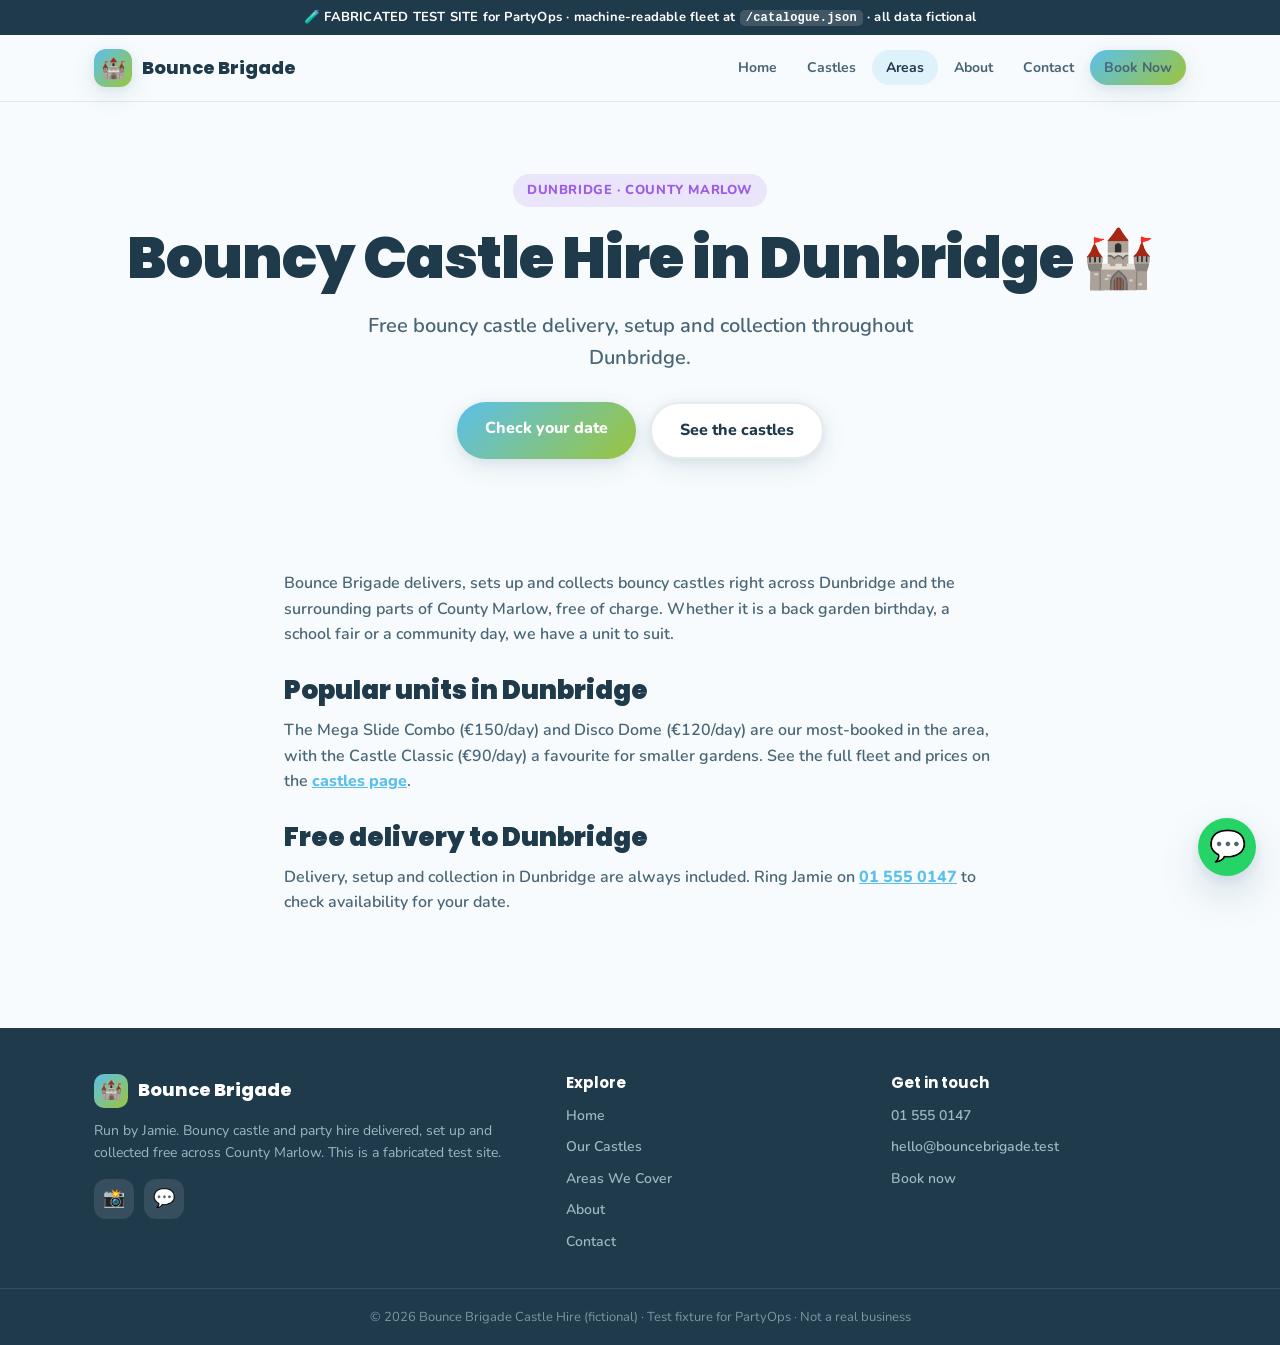
<file: dunbridge.html>
<!DOCTYPE html>
<html lang="en">
<head>
<meta charset="UTF-8"/>
<meta name="viewport" content="width=device-width, initial-scale=1.0"/>
<title>Bouncy Castle Hire in Dunbridge | Bounce Brigade (TEST)</title>
<meta name="description" content="Bouncy castle hire in Dunbridge with free delivery, setup and collection from Bounce Brigade. Fabricated test site."/>
<meta name="robots" content="noindex, nofollow"/>
<link rel="canonical" href="https://bouncebrigade.test/dunbridge"/>
<link rel="icon" href="data:image/svg+xml,<svg xmlns=%22http://www.w3.org/2000/svg%22 viewBox=%220 0 100 100%22><text y=%22.9em%22 font-size=%2290%22>🏰</text></svg>"/>
<link rel="preconnect" href="https://fonts.googleapis.com"/>
<link rel="preconnect" href="https://fonts.gstatic.com" crossorigin/>
<link href="https://fonts.googleapis.com/css2?family=Nunito:wght@400;600;700;800;900&family=Poppins:wght@800;900&display=swap" rel="stylesheet"/>
<link rel="stylesheet" href="styles.css"/>
<script type="application/ld+json">
{"@context":"https://schema.org","@type":"Service","serviceType":"Bouncy castle hire","areaServed":{"@type":"Place","name":"Dunbridge, County Marlow"},"provider":{"@type":"EntertainmentBusiness","name":"Bounce Brigade Castle Hire","telephone":"+353-1-555-0147"}}
</script>
</head>
<body>
<div class="testbar">🧪 FABRICATED TEST SITE for PartyOps · machine-readable fleet at <code>/catalogue.json</code> · all data fictional</div>
<nav>
  <div class="nav-inner">
    <a class="nav-logo" href="index.html"><span class="nav-logo-badge">🏰</span>Bounce Brigade</a>
    <ul class="nav-links">
      <li><a href="index.html">Home</a></li>
      <li><a href="castles.html">Castles</a></li>
      <li><a href="areas.html" class="active">Areas</a></li>
      <li><a href="about.html">About</a></li>
      <li><a href="contact.html">Contact</a></li>
      <li><a class="nav-cta" href="contact.html">Book Now</a></li>
    </ul>
    <button class="hamburger" onclick="toggleMenu(this)" aria-label="Menu"><span></span><span></span><span></span></button>
  </div>
</nav>
<header class="hero">
  <div class="wrap">
    <span class="eyebrow">Dunbridge · County Marlow</span>
    <h1>Bouncy Castle Hire in Dunbridge 🏰</h1>
    <p class="lead">Free bouncy castle delivery, setup and collection throughout Dunbridge.</p>
    <div class="btn-row"><a class="btn" href="contact.html">Check your date</a><a class="btn alt" href="castles.html">See the castles</a></div>
  </div>
</header>
<section class="block">
  <div class="wrap prose">
    <p>Bounce Brigade delivers, sets up and collects bouncy castles right across Dunbridge and the surrounding parts of County Marlow, free of charge. Whether it is a back garden birthday, a school fair or a community day, we have a unit to suit.</p>
    <h2>Popular units in Dunbridge</h2>
    <p>The Mega Slide Combo (€150/day) and Disco Dome (€120/day) are our most-booked in the area, with the Castle Classic (€90/day) a favourite for smaller gardens. See the full fleet and prices on the <a href="castles.html" style="color:var(--blue);font-weight:800">castles page</a>.</p>
    <h2>Free delivery to Dunbridge</h2>
    <p>Delivery, setup and collection in Dunbridge are always included. Ring Jamie on <a href="tel:+35315550147" style="color:var(--blue);font-weight:800">01 555 0147</a> to check availability for your date.</p>
  </div>
</section>
<footer>
  <div class="footer-inner">
    <div>
      <div class="footer-logo"><span class="footer-logo-badge">🏰</span>Bounce Brigade</div>
      <p>Run by Jamie. Bouncy castle and party hire delivered, set up and collected free across County Marlow. This is a fabricated test site.</p>
      <div class="social-row"><a class="social-btn" href="https://instagram.com/bouncebrigade.test" aria-label="Instagram">📸</a><a class="social-btn" href="https://wa.me/35315550147" aria-label="WhatsApp">💬</a></div>
    </div>
    <div class="footer-col"><h4>Explore</h4><a href="index.html">Home</a><a href="castles.html">Our Castles</a><a href="areas.html">Areas We Cover</a><a href="about.html">About</a><a href="contact.html">Contact</a></div>
    <div class="footer-col"><h4>Get in touch</h4><a href="tel:+35315550147">01 555 0147</a><a href="mailto:hello@bouncebrigade.test">hello@bouncebrigade.test</a><a href="contact.html">Book now</a></div>
  </div>
  <div class="footer-bottom">© 2026 Bounce Brigade Castle Hire (fictional) · Test fixture for PartyOps · Not a real business</div>
</footer>
<a class="wa-float" href="https://wa.me/35315550147" aria-label="WhatsApp">💬</a>
<script src="app.js"></script>
</body>
</html>
</file>
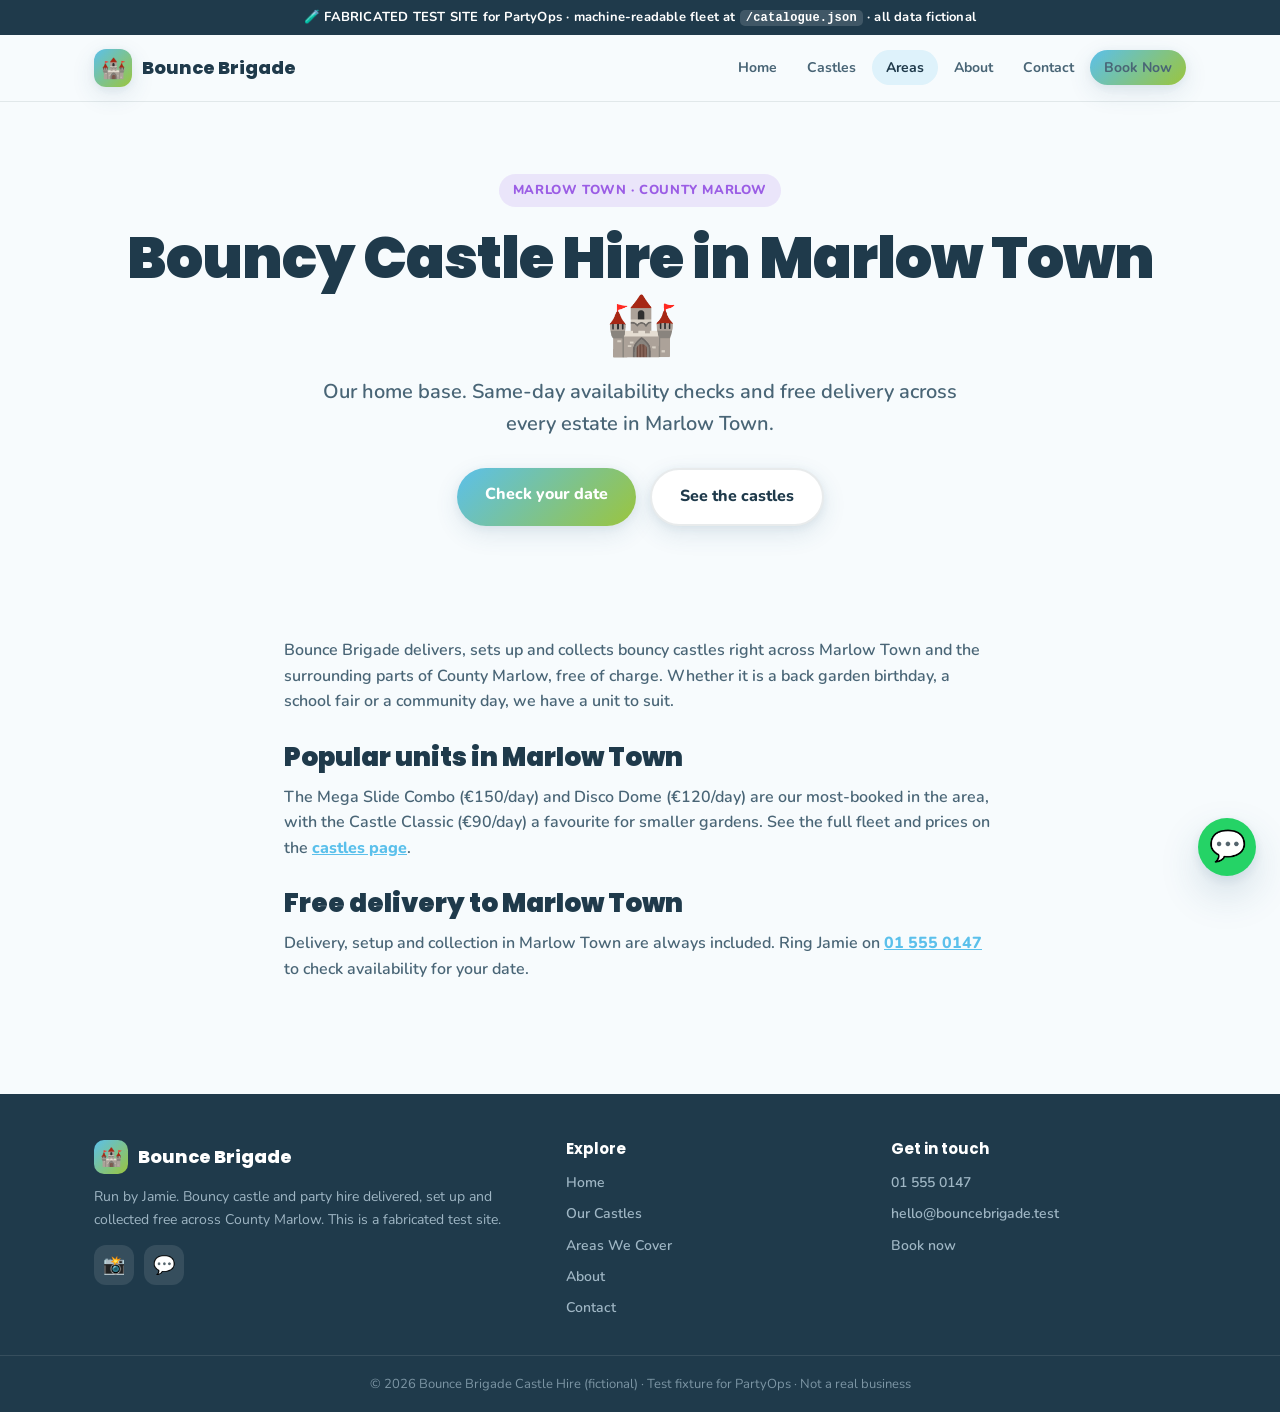
<file: marlow-town.html>
<!DOCTYPE html>
<html lang="en">
<head>
<meta charset="UTF-8"/>
<meta name="viewport" content="width=device-width, initial-scale=1.0"/>
<title>Bouncy Castle Hire in Marlow Town | Bounce Brigade (TEST)</title>
<meta name="description" content="Bouncy castle hire in Marlow Town with free delivery, setup and collection from Bounce Brigade. Fabricated test site."/>
<meta name="robots" content="noindex, nofollow"/>
<link rel="canonical" href="https://bouncebrigade.test/marlow-town"/>
<link rel="icon" href="data:image/svg+xml,<svg xmlns=%22http://www.w3.org/2000/svg%22 viewBox=%220 0 100 100%22><text y=%22.9em%22 font-size=%2290%22>🏰</text></svg>"/>
<link rel="preconnect" href="https://fonts.googleapis.com"/>
<link rel="preconnect" href="https://fonts.gstatic.com" crossorigin/>
<link href="https://fonts.googleapis.com/css2?family=Nunito:wght@400;600;700;800;900&family=Poppins:wght@800;900&display=swap" rel="stylesheet"/>
<link rel="stylesheet" href="styles.css"/>
<script type="application/ld+json">
{"@context":"https://schema.org","@type":"Service","serviceType":"Bouncy castle hire","areaServed":{"@type":"Place","name":"Marlow Town, County Marlow"},"provider":{"@type":"EntertainmentBusiness","name":"Bounce Brigade Castle Hire","telephone":"+353-1-555-0147"}}
</script>
</head>
<body>
<div class="testbar">🧪 FABRICATED TEST SITE for PartyOps · machine-readable fleet at <code>/catalogue.json</code> · all data fictional</div>
<nav>
  <div class="nav-inner">
    <a class="nav-logo" href="index.html"><span class="nav-logo-badge">🏰</span>Bounce Brigade</a>
    <ul class="nav-links">
      <li><a href="index.html">Home</a></li>
      <li><a href="castles.html">Castles</a></li>
      <li><a href="areas.html" class="active">Areas</a></li>
      <li><a href="about.html">About</a></li>
      <li><a href="contact.html">Contact</a></li>
      <li><a class="nav-cta" href="contact.html">Book Now</a></li>
    </ul>
    <button class="hamburger" onclick="toggleMenu(this)" aria-label="Menu"><span></span><span></span><span></span></button>
  </div>
</nav>
<header class="hero">
  <div class="wrap">
    <span class="eyebrow">Marlow Town · County Marlow</span>
    <h1>Bouncy Castle Hire in Marlow Town 🏰</h1>
    <p class="lead">Our home base. Same-day availability checks and free delivery across every estate in Marlow Town.</p>
    <div class="btn-row"><a class="btn" href="contact.html">Check your date</a><a class="btn alt" href="castles.html">See the castles</a></div>
  </div>
</header>
<section class="block">
  <div class="wrap prose">
    <p>Bounce Brigade delivers, sets up and collects bouncy castles right across Marlow Town and the surrounding parts of County Marlow, free of charge. Whether it is a back garden birthday, a school fair or a community day, we have a unit to suit.</p>
    <h2>Popular units in Marlow Town</h2>
    <p>The Mega Slide Combo (€150/day) and Disco Dome (€120/day) are our most-booked in the area, with the Castle Classic (€90/day) a favourite for smaller gardens. See the full fleet and prices on the <a href="castles.html" style="color:var(--blue);font-weight:800">castles page</a>.</p>
    <h2>Free delivery to Marlow Town</h2>
    <p>Delivery, setup and collection in Marlow Town are always included. Ring Jamie on <a href="tel:+35315550147" style="color:var(--blue);font-weight:800">01 555 0147</a> to check availability for your date.</p>
  </div>
</section>
<footer>
  <div class="footer-inner">
    <div>
      <div class="footer-logo"><span class="footer-logo-badge">🏰</span>Bounce Brigade</div>
      <p>Run by Jamie. Bouncy castle and party hire delivered, set up and collected free across County Marlow. This is a fabricated test site.</p>
      <div class="social-row"><a class="social-btn" href="https://instagram.com/bouncebrigade.test" aria-label="Instagram">📸</a><a class="social-btn" href="https://wa.me/35315550147" aria-label="WhatsApp">💬</a></div>
    </div>
    <div class="footer-col"><h4>Explore</h4><a href="index.html">Home</a><a href="castles.html">Our Castles</a><a href="areas.html">Areas We Cover</a><a href="about.html">About</a><a href="contact.html">Contact</a></div>
    <div class="footer-col"><h4>Get in touch</h4><a href="tel:+35315550147">01 555 0147</a><a href="mailto:hello@bouncebrigade.test">hello@bouncebrigade.test</a><a href="contact.html">Book now</a></div>
  </div>
  <div class="footer-bottom">© 2026 Bounce Brigade Castle Hire (fictional) · Test fixture for PartyOps · Not a real business</div>
</footer>
<a class="wa-float" href="https://wa.me/35315550147" aria-label="WhatsApp">💬</a>
<script src="app.js"></script>
</body>
</html>
</file>
<file: styles.css>
:root{
  --blue:#5BC0EB;--green:#9BC53D;--yellow:#FDE74C;--coral:#FA7921;--purple:#9B5DE5;
  --white:#fff;--bg:#F7FBFD;--text:#1F3A4B;--mid:#496576;--soft:#7C95A4;
  --line:rgba(31,58,75,.10);
  --shadow:0 8px 24px rgba(40,90,120,.12),0 2px 8px rgba(40,90,120,.07);
  --shadow-hov:0 18px 40px rgba(40,90,120,.18),0 4px 12px rgba(40,90,120,.1);
  --radius:20px;
}
*,*::before,*::after{box-sizing:border-box;margin:0;padding:0}
html{scroll-behavior:smooth}
body{font-family:"Nunito",system-ui,-apple-system,Segoe UI,Roboto,sans-serif;background:var(--bg);color:var(--text);line-height:1.6;overflow-x:hidden}
h1,h2,h3,h4{font-family:"Poppins",system-ui,sans-serif;line-height:1.15}
a{color:inherit}
img{max-width:100%;display:block}
.wrap{max-width:1140px;margin:0 auto;padding:0 24px}

/* TEST BANNER */
.testbar{background:#1F3A4B;color:#fff;text-align:center;font-size:13px;font-weight:700;padding:7px 12px;letter-spacing:.2px}
.testbar code{background:rgba(255,255,255,.15);padding:1px 6px;border-radius:5px;font-size:12px}

/* NAV */
nav{position:sticky;top:0;z-index:200;background:rgba(247,251,253,.92);backdrop-filter:blur(16px);border-bottom:1px solid var(--line)}
.nav-inner{max-width:1140px;margin:0 auto;height:66px;padding:0 24px;display:flex;align-items:center;justify-content:space-between}
.nav-logo{font-family:"Poppins",sans-serif;font-size:18px;font-weight:800;display:flex;align-items:center;gap:10px;text-decoration:none;color:var(--text)}
.nav-logo-badge{width:38px;height:38px;border-radius:12px;background:linear-gradient(135deg,var(--blue),var(--green));display:flex;align-items:center;justify-content:center;font-size:20px;box-shadow:var(--shadow)}
.nav-links{display:flex;gap:2px;list-style:none;align-items:center}
.nav-links a{font-weight:700;font-size:14px;color:var(--mid);text-decoration:none;padding:8px 14px;border-radius:50px;transition:.2s}
.nav-links a:hover,.nav-links a.active{background:rgba(91,192,235,.16);color:var(--text)}
.nav-cta{background:linear-gradient(135deg,var(--blue),var(--green));border:none;border-radius:50px;padding:10px 20px;font-family:"Nunito",sans-serif;font-weight:800;font-size:14px;color:#fff;cursor:pointer;box-shadow:var(--shadow);text-decoration:none;white-space:nowrap}
.nav-cta:hover{transform:translateY(-1px);box-shadow:var(--shadow-hov)}
.hamburger{display:none;flex-direction:column;gap:5px;cursor:pointer;padding:8px;background:none;border:none}
.hamburger span{display:block;width:24px;height:2.5px;background:var(--text);border-radius:2px;transition:.3s}
.hamburger.open span:nth-child(1){transform:rotate(45deg) translate(5px,5px)}
.hamburger.open span:nth-child(2){opacity:0}
.hamburger.open span:nth-child(3){transform:rotate(-45deg) translate(5px,-5px)}

/* HERO */
.hero{padding:72px 0 56px;text-align:center}
.hero h1{font-size:clamp(34px,6vw,58px);font-weight:900;letter-spacing:-1px}
.hero p.lead{font-size:clamp(16px,2.4vw,20px);color:var(--mid);max-width:640px;margin:18px auto 28px;font-weight:600}
.eyebrow{display:inline-block;background:rgba(155,93,229,.14);color:var(--purple);font-weight:800;font-size:13px;padding:6px 14px;border-radius:50px;margin-bottom:18px;text-transform:uppercase;letter-spacing:.6px}
.btn{display:inline-block;background:linear-gradient(135deg,var(--blue),var(--green));color:#fff;font-weight:800;text-decoration:none;padding:14px 28px;border-radius:50px;box-shadow:var(--shadow);transition:.18s;border:none;cursor:pointer;font-size:16px;font-family:"Nunito",sans-serif}
.btn:hover{transform:translateY(-2px);box-shadow:var(--shadow-hov)}
.btn.alt{background:#fff;color:var(--text);border:2px solid var(--line)}
.btn-row{display:flex;gap:14px;justify-content:center;flex-wrap:wrap}

/* SECTION */
section.block{padding:56px 0}
.section-header{text-align:center;max-width:680px;margin:0 auto 40px}
.section-header h2{font-size:clamp(26px,4vw,40px);font-weight:900}
.section-header p{color:var(--mid);font-weight:600;margin-top:12px}

/* CASTLE GRID */
.castle-grid{display:grid;grid-template-columns:repeat(auto-fill,minmax(280px,1fr));gap:24px}
.cc{background:#fff;border-radius:var(--radius);box-shadow:var(--shadow);overflow:hidden;display:flex;flex-direction:column;transition:.2s;border:1px solid var(--line)}
.cc:hover{transform:translateY(-4px);box-shadow:var(--shadow-hov)}
.cc-img{aspect-ratio:4/3;overflow:hidden;background:#eef5f9;position:relative}
.cc-img img{width:100%;height:100%;object-fit:cover}
.cc-soldout{position:absolute;top:12px;right:12px;background:var(--coral);color:#fff;font-weight:800;font-size:12px;padding:4px 12px;border-radius:50px;box-shadow:var(--shadow)}
.cc-body{padding:18px;display:flex;flex-direction:column;gap:10px;flex:1}
.cc-body h3{font-size:20px;font-weight:800}
.cc-cat{font-size:12px;font-weight:800;color:var(--purple);text-transform:uppercase;letter-spacing:.5px}
.cc-desc{font-size:14px;color:var(--mid);font-weight:600;flex:1}
.cc-specs{display:flex;flex-wrap:wrap;gap:6px}
.cc-spec{font-size:12px;font-weight:700;background:rgba(91,192,235,.12);color:var(--text);padding:4px 10px;border-radius:50px}
.cc-footer{display:flex;align-items:center;justify-content:space-between;margin-top:6px;padding-top:12px;border-top:1px solid var(--line)}
.cc-price{font-family:"Poppins",sans-serif;font-weight:900;font-size:20px;color:var(--text)}
.cc-price small{font-size:12px;font-weight:600;color:var(--soft)}
.cc-tag{font-size:12px;font-weight:800;padding:5px 12px;border-radius:50px;color:var(--text)}

/* FEATURE / PILLS */
.feature-grid{display:grid;grid-template-columns:repeat(auto-fit,minmax(220px,1fr));gap:20px}
.feature{background:#fff;border-radius:var(--radius);padding:26px;box-shadow:var(--shadow);border:1px solid var(--line)}
.feature .ico{font-size:34px;margin-bottom:12px}
.feature h3{font-size:18px;font-weight:800;margin-bottom:8px}
.feature p{font-size:14px;color:var(--mid);font-weight:600}
.pill-wrap{display:flex;flex-wrap:wrap;gap:10px;justify-content:center}
.pill{font-weight:800;font-size:14px;padding:9px 18px;border-radius:50px;color:var(--text);box-shadow:var(--shadow)}

/* FAQ */
.faq-item{background:#fff;border-radius:14px;margin-bottom:12px;box-shadow:var(--shadow);overflow:hidden;border:1px solid var(--line)}
.faq-q{width:100%;text-align:left;background:none;border:none;padding:18px 20px;font-family:"Nunito",sans-serif;font-weight:800;font-size:16px;color:var(--text);cursor:pointer;display:flex;justify-content:space-between;align-items:center;gap:12px}
.faq-arr{transition:.25s;color:var(--mid)}
.faq-item.open .faq-arr{transform:rotate(180deg)}
.faq-a{max-height:0;overflow:hidden;transition:max-height .3s ease;padding:0 20px;color:var(--mid);font-weight:600}
.faq-item.open .faq-a{max-height:300px;padding:0 20px 18px}

/* FORM */
.form-card{background:#fff;border-radius:var(--radius);padding:30px;box-shadow:var(--shadow);max-width:620px;margin:0 auto;border:1px solid var(--line)}
.form-row{display:flex;gap:16px;flex-wrap:wrap}
.field{flex:1;min-width:200px;margin-bottom:16px}
.field label{display:block;font-weight:800;font-size:13px;margin-bottom:6px}
.field input,.field select,.field textarea{width:100%;padding:12px 14px;border:1px solid var(--line);border-radius:12px;font-family:"Nunito",sans-serif;font-size:15px;background:var(--bg)}
.field textarea{min-height:110px;resize:vertical}
#formMsg{display:none;margin-top:16px;padding:14px;border-radius:12px;background:rgba(155,197,61,.18);color:var(--text);font-weight:700}

/* CONTACT GRID */
.contact-grid{display:grid;grid-template-columns:1fr 1fr;gap:30px;align-items:start}
.contact-list{list-style:none;display:flex;flex-direction:column;gap:14px}
.contact-list li{background:#fff;border-radius:14px;padding:16px 18px;box-shadow:var(--shadow);font-weight:700;display:flex;gap:12px;align-items:center;border:1px solid var(--line)}
.contact-list .ico{font-size:22px}
.contact-list a{color:var(--blue);text-decoration:none;font-weight:800}

/* PROSE */
.prose{max-width:760px;margin:0 auto}
.prose p{margin-bottom:16px;color:var(--mid);font-weight:600;font-size:16px}
.prose h2{margin:28px 0 12px;font-size:26px;font-weight:900}

/* FOOTER */
footer{background:#1F3A4B;color:#cfe0ea;margin-top:40px}
.footer-inner{max-width:1140px;margin:0 auto;padding:46px 24px 26px;display:grid;grid-template-columns:1.5fr 1fr 1fr;gap:30px}
.footer-logo{font-family:"Poppins",sans-serif;font-weight:800;font-size:18px;color:#fff;display:flex;align-items:center;gap:10px;margin-bottom:12px}
.footer-logo-badge{width:34px;height:34px;border-radius:10px;background:linear-gradient(135deg,var(--blue),var(--green));display:flex;align-items:center;justify-content:center;font-size:18px}
.footer-inner p{font-size:14px;line-height:1.6;color:#9fb6c4}
.footer-col h4{color:#fff;font-size:15px;margin-bottom:14px}
.footer-col a{display:block;color:#9fb6c4;text-decoration:none;font-size:14px;font-weight:600;margin-bottom:9px}
.footer-col a:hover{color:#fff}
.footer-bottom{border-top:1px solid rgba(255,255,255,.1);text-align:center;padding:18px;font-size:13px;color:#7c95a4}
.social-row{display:flex;gap:10px;margin-top:14px}
.social-btn{width:40px;height:40px;border-radius:12px;background:rgba(255,255,255,.1);display:flex;align-items:center;justify-content:center;font-size:18px;text-decoration:none}
.social-btn:hover{background:rgba(255,255,255,.2)}

/* WHATSAPP FLOAT */
.wa-float{position:fixed;bottom:24px;right:24px;width:58px;height:58px;border-radius:50%;background:#25D366;display:flex;align-items:center;justify-content:center;font-size:30px;box-shadow:var(--shadow-hov);z-index:150;text-decoration:none}
.wa-float:hover{transform:scale(1.06)}

@media(max-width:820px){
  .nav-links{position:fixed;top:66px;right:0;flex-direction:column;background:#fff;width:230px;height:calc(100vh - 66px);padding:24px;gap:8px;transform:translateX(100%);transition:.3s;box-shadow:var(--shadow);align-items:flex-start}
  .nav-links.open{transform:translateX(0)}
  .hamburger{display:flex}
  .contact-grid{grid-template-columns:1fr}
  .footer-inner{grid-template-columns:1fr;gap:24px}
}
</file>
